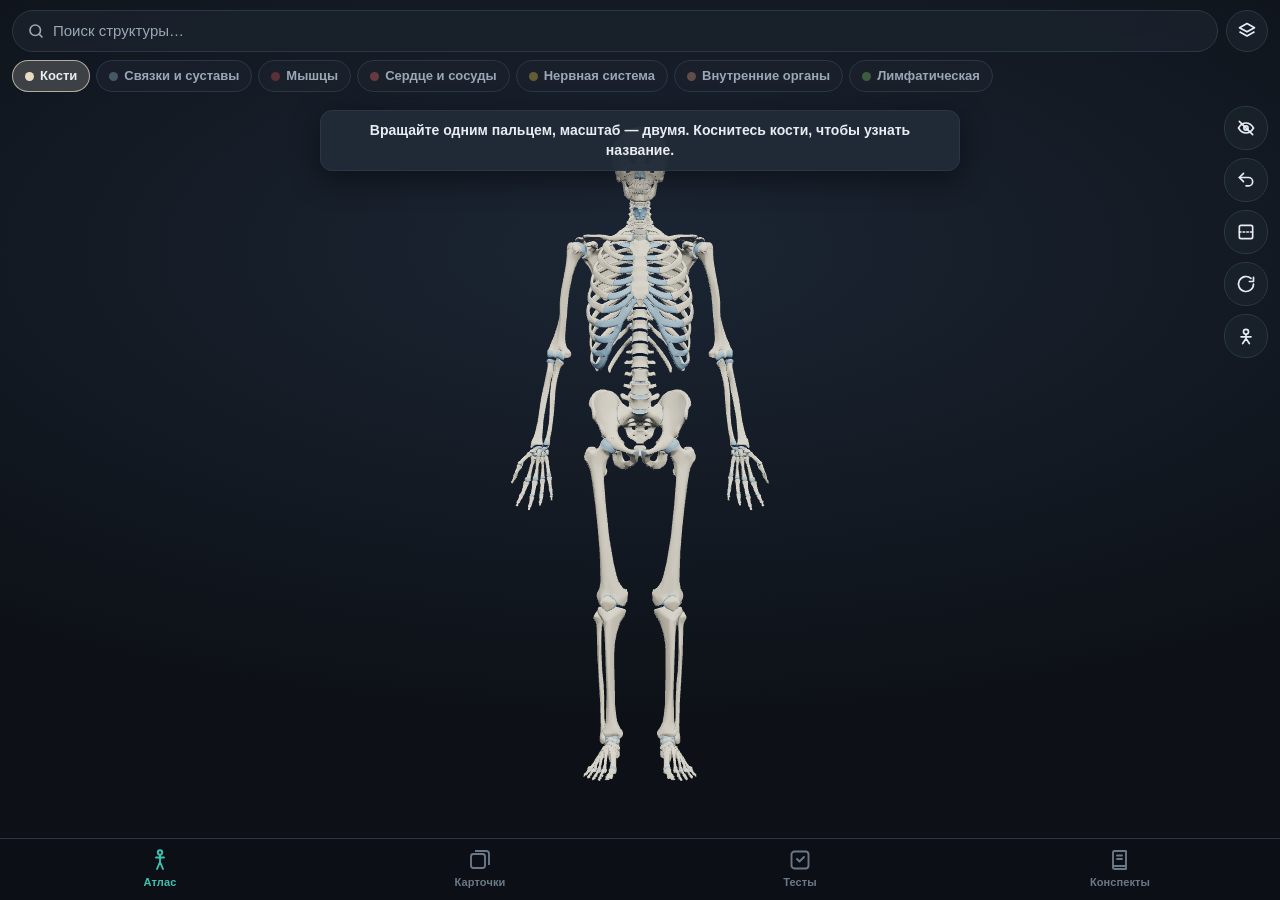
<file: anatomy/index.html>
<!DOCTYPE html>
<html lang="ru">
<head>
<meta charset="utf-8">
<meta name="viewport" content="width=device-width,initial-scale=1,maximum-scale=1,user-scalable=no,viewport-fit=cover">
<meta name="theme-color" content="#0d1117">
<meta name="apple-mobile-web-app-capable" content="yes">
<meta name="mobile-web-app-capable" content="yes">
<meta name="apple-mobile-web-app-status-bar-style" content="black-translucent">
<meta name="apple-mobile-web-app-title" content="Анатомия 3D">
<title>Анатомия 3D</title>
<link rel="manifest" href="manifest.webmanifest">
<link rel="apple-touch-icon" href="icons/icon-180.png">
<link rel="icon" type="image/png" href="icons/icon-192.png">
<link rel="stylesheet" href="style.css">
<script type="importmap">{"imports":{"three":"./vendor/three.module.js"}}</script>
</head>
<body>
<div id="app">
  <!-- ATLAS -->
  <section id="v-atlas" class="view">
    <canvas id="c3d"></canvas>
    <div class="topbar">
      <button class="search-btn" id="b-search"><svg viewBox="0 0 24 24" fill="none" stroke="currentColor" stroke-width="2.2" stroke-linecap="round"><circle cx="11" cy="11" r="7"/><path d="M20 20l-3.5-3.5"/></svg>Поиск структуры…</button>
      <button class="ibtn" id="b-layers" title="Слои"><svg viewBox="0 0 24 24" fill="none" stroke="currentColor" stroke-width="2" stroke-linejoin="round"><path d="M12 3l9 5-9 5-9-5z"/><path d="M3 13l9 5 9-5"/></svg></button>
    </div>
    <div class="syschips" id="syschips"></div>
    <div class="modebar" id="modebar"></div>
    <div class="sidetools">
      <button class="ibtn" id="b-hide" title="Скрывать касанием"><svg viewBox="0 0 24 24" fill="none" stroke="currentColor" stroke-width="2" stroke-linecap="round"><path d="M3 12s3.5-6 9-6 9 6 9 6-3.5 6-9 6-9-6-9-6z"/><circle cx="12" cy="12" r="2.5"/><path d="M4 4l16 16"/></svg></button>
      <button class="ibtn" id="b-undo" title="Вернуть скрытое"><svg viewBox="0 0 24 24" fill="none" stroke="currentColor" stroke-width="2" stroke-linecap="round" stroke-linejoin="round"><path d="M9 14L4 9l5-5"/><path d="M4 9h11a5 5 0 010 10h-3"/></svg></button>
      <button class="ibtn" id="b-section" title="Срез"><svg viewBox="0 0 24 24" fill="none" stroke="currentColor" stroke-width="2" stroke-linecap="round"><rect x="4" y="4" width="16" height="16" rx="2"/><path d="M4 12h16" stroke-dasharray="2 2.5"/></svg></button>
      <button class="ibtn" id="b-view" title="Вид"><svg viewBox="0 0 24 24" fill="none" stroke="currentColor" stroke-width="2" stroke-linecap="round" stroke-linejoin="round"><path d="M21 12a9 9 0 11-3-6.7"/><path d="M21 4v5h-5"/></svg></button>
      <button class="ibtn" id="b-reset" title="Показать всё"><svg viewBox="0 0 24 24" fill="none" stroke="currentColor" stroke-width="2" stroke-linecap="round"><circle cx="12" cy="7" r="3"/><path d="M12 10v5M8 21l4-6 4 6M6 13h12"/></svg></button>
    </div>
    <div id="labels"></div>
    <div class="loading hidden" id="loading"><div id="loading-t">Загрузка модели…</div><div class="bar"><b id="loading-b"></b></div></div>
    <div class="sheet hidden" id="sheet"></div>
    <div class="qbanner hidden" id="qbanner"></div>
  </section>
  <!-- CARDS -->
  <section id="v-cards" class="view hidden"><div class="scroll" id="cards-root"></div></section>
  <!-- TESTS -->
  <section id="v-tests" class="view hidden"><div class="scroll" id="tests-root"></div></section>
  <!-- NOTES -->
  <section id="v-notes" class="view hidden"><div class="scroll" id="notes-root"></div></section>

  <div id="overlay"></div>

  <nav id="tabs">
    <button data-v="atlas" class="on"><svg viewBox="0 0 24 24" fill="none" stroke="currentColor" stroke-width="1.9" stroke-linecap="round" stroke-linejoin="round"><circle cx="12" cy="4.5" r="2.2"/><path d="M12 7v7M8 9.5h8M9 21l3-7 3 7"/></svg>Атлас</button>
    <button data-v="cards"><svg viewBox="0 0 24 24" fill="none" stroke="currentColor" stroke-width="1.9" stroke-linejoin="round"><rect x="3" y="6" width="14" height="14" rx="2.5"/><path d="M7 3h11.5A2.5 2.5 0 0121 5.5V17"/></svg>Карточки</button>
    <button data-v="tests"><svg viewBox="0 0 24 24" fill="none" stroke="currentColor" stroke-width="1.9" stroke-linecap="round" stroke-linejoin="round"><path d="M9 11l2.5 2.5L16 9"/><rect x="3.5" y="3.5" width="17" height="17" rx="3"/></svg>Тесты</button>
    <button data-v="notes"><svg viewBox="0 0 24 24" fill="none" stroke="currentColor" stroke-width="1.9" stroke-linecap="round" stroke-linejoin="round"><path d="M5 4.5A1.5 1.5 0 016.5 3H18v15H6.5A1.5 1.5 0 005 19.5z"/><path d="M5 19.5A1.5 1.5 0 006.5 21H18v-3M9 7.5h5M9 11h5"/></svg>Конспекты</button>
  </nav>
</div>
<script src="data/notes.js"></script>
<script src="data/questions.js"></script>
<script type="module" src="app.js"></script>
</body>
</html>
</file>
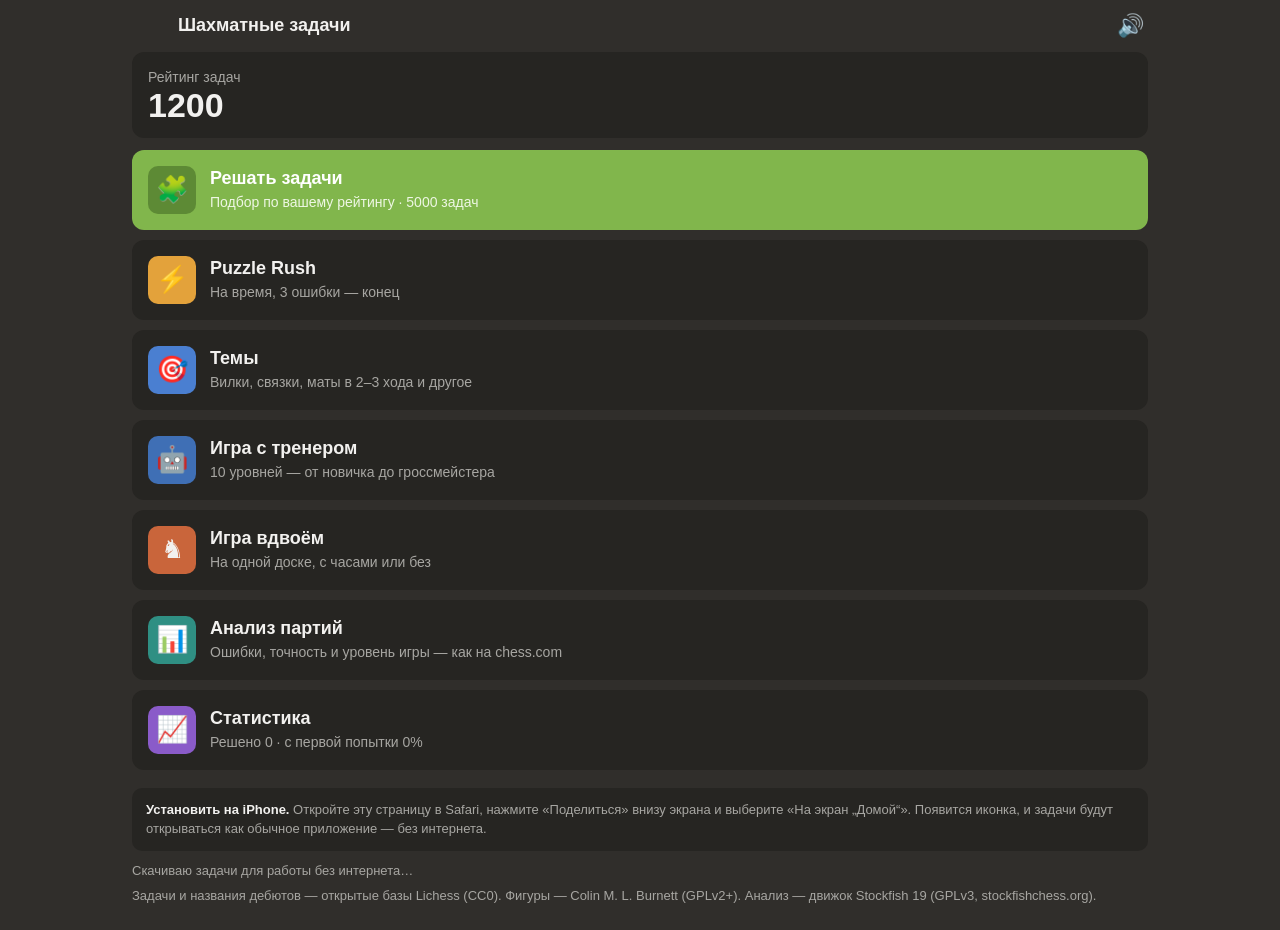
<file: chess/index.html>
<!DOCTYPE html>
<html lang="ru">
<head>
<meta charset="utf-8">
<meta name="viewport" content="width=device-width,initial-scale=1,maximum-scale=1,user-scalable=no,viewport-fit=cover">
<meta name="theme-color" content="#302e2b">
<meta name="apple-mobile-web-app-capable" content="yes">
<meta name="mobile-web-app-capable" content="yes">
<meta name="apple-mobile-web-app-status-bar-style" content="black-translucent">
<meta name="apple-mobile-web-app-title" content="Задачи">
<link rel="apple-touch-icon" href="icons/icon-180.png">
<link rel="icon" type="image/png" href="icons/icon-192.png">
<link rel="manifest" href="manifest.webmanifest">
<title>Шахматные задачи</title>
<style>
:root{--bg:#302e2b;--panel:#262522;--panel2:#3c3a37;--text:#f2f1ef;--muted:#a7a6a2;--green:#81b64c;--green2:#a3d160;--red:#e0503b;--light:#ebecd0;--dark:#739552;color-scheme:dark}
*{box-sizing:border-box;-webkit-tap-highlight-color:transparent;touch-action:manipulation}
/* без приближения от двойного касания и от фокуса в поле ввода */
html,body{touch-action:manipulation}
textarea,input{font-size:16px!important}
html,body{margin:0;background:var(--bg);color:var(--text);font:16px/1.4 -apple-system,BlinkMacSystemFont,"Segoe UI",Roboto,sans-serif;-webkit-text-size-adjust:100%}
body{padding:env(safe-area-inset-top,0) env(safe-area-inset-right,0) env(safe-area-inset-bottom,0) env(safe-area-inset-left,0);min-height:100vh;min-height:100dvh}
button{font:inherit;color:inherit;border:0;cursor:pointer;touch-action:manipulation}
[hidden]{display:none!important}
.top{display:flex;align-items:center;gap:8px;height:52px;padding:0 10px;max-width:1040px;margin:0 auto}
.top h1{flex:1;font-size:18px;margin:0;white-space:nowrap;overflow:hidden;text-overflow:ellipsis}
.icon{width:40px;height:40px;border-radius:8px;background:transparent;font-size:22px;display:flex;align-items:center;justify-content:center}
.icon:active{background:var(--panel2)}
main{max-width:1040px;margin:0 auto;padding:0 12px 24px}
.screen{animation:fade .15s ease}
@keyframes fade{from{opacity:.4}to{opacity:1}}
.muted{color:var(--muted)}
.small{font-size:14px}

/* --- меню --- */
.rating-card{background:var(--panel);border-radius:12px;padding:16px;display:flex;align-items:center;gap:14px;margin-bottom:12px}
.rating-card .big{font-size:34px;font-weight:800;line-height:1}
.rating-card svg{flex:1;height:48px;min-width:0}
.tiles{display:grid;gap:10px}
.tile{display:flex;align-items:center;gap:14px;width:100%;text-align:left;background:var(--panel);border-radius:12px;padding:16px;min-height:76px}
.tile:active{background:var(--panel2)}
.tile .ic{width:48px;height:48px;border-radius:10px;display:flex;align-items:center;justify-content:center;font-size:26px;flex:none}
.tile b{display:block;font-size:18px}
.tile span.muted{font-size:14px}
.tile.main{background:var(--green);color:#fff}
.tile.main .muted{color:#eef7e4}
.tile.main:active{background:#6e9c40}
.foot{margin-top:18px;font-size:13px;color:var(--muted);line-height:1.5}
.foot .box{background:var(--panel);border-radius:10px;padding:12px 14px;margin-bottom:10px}
.foot b{color:var(--text)}

/* --- кнопки --- */
.btn{background:var(--green);color:#fff;border-radius:10px;padding:13px 16px;font-weight:700;font-size:16px;box-shadow:0 4px 0 #5d8a35;flex:1 1 0;min-width:0}
.btn:active{transform:translateY(2px);box-shadow:0 2px 0 #5d8a35}
.btn.sec{background:var(--panel2);box-shadow:0 4px 0 #2a2926;font-weight:600}
.btn.sec:active{box-shadow:0 2px 0 #2a2926}
.btn:disabled{opacity:.4;pointer-events:none}
.row{display:flex;gap:8px}

/* --- экран задачи --- */
.play{display:flex;gap:20px;align-items:flex-start;justify-content:center}
.board-col{width:min(100%,calc(100dvh - 300px),640px);min-width:min(100%,300px);flex:none}
.side{flex:1;min-width:260px;max-width:360px;display:flex;flex-direction:column;gap:10px}
@media (max-width:760px){.play{flex-direction:column;align-items:stretch;gap:10px}.board-col{width:100%;min-width:0;max-width:calc(100dvh - 250px);margin:0 auto}.side{max-width:none;min-width:0}#play{margin:0 -12px}.side{padding:0 12px}}
.infobar{display:flex;align-items:center;gap:10px;min-height:44px;padding:0 2px}
.infobar .grow{flex:1}
.pill{background:var(--panel);border-radius:8px;padding:6px 10px;font-weight:700;font-variant-numeric:tabular-nums}
.delta{font-weight:800;font-variant-numeric:tabular-nums}
.delta.up{color:var(--green2)}.delta.down{color:var(--red)}
.status{display:flex;align-items:center;gap:12px;background:var(--panel);border-radius:12px;padding:14px;min-height:64px;font-size:17px;font-weight:600}
.status .dot{width:26px;height:26px;border-radius:6px;flex:none;border:2px solid #000}
.status .dot.w{background:#fff}.status .dot.b{background:#111;border-color:#666}
.status.ok{background:#3a5a22}.status.bad{background:#6a2a22}.status.win{background:var(--green);color:#fff}
.status .sub{display:block;font-size:14px;font-weight:400;opacity:.85}
.meta{font-size:14px;color:var(--muted);background:var(--panel);border-radius:10px;padding:10px 14px}
.meta b{color:var(--text)}
.timer{font-size:28px;font-weight:800;font-variant-numeric:tabular-nums}
.timer.low{color:var(--red)}
.strikes{font-size:22px;letter-spacing:2px;color:#555}
.strikes .x{color:var(--red)}
.score{font-size:28px;font-weight:800}

/* --- доска --- */
.board{position:relative;width:100%;aspect-ratio:1;touch-action:none;user-select:none;-webkit-user-select:none;border-radius:4px;overflow:hidden}
.sqs{position:absolute;inset:0;display:grid;grid-template-columns:repeat(8,1fr);grid-template-rows:repeat(8,1fr)}
.sq{position:relative}
.sq.l{background:var(--light)}.sq.d{background:var(--dark)}
.sq.last.l{background:#f5f682}.sq.last.d{background:#b9ca43}
.sq.sel.l{background:#f5f682}.sq.sel.d{background:#b9ca43}
.sq.hint::before{content:"";position:absolute;inset:0;background:rgba(80,160,255,.55)}
.sq.wrong::before{content:"";position:absolute;inset:0;background:rgba(224,80,59,.65)}
.sq.good::before{content:"";position:absolute;inset:0;background:rgba(129,182,76,.6)}
.sq.check::before{content:"";position:absolute;inset:0;background:radial-gradient(circle,rgba(255,0,0,.9) 0,rgba(231,0,0,.55) 35%,rgba(169,0,0,0) 70%)}
.sq.dot::after{content:"";position:absolute;left:36%;top:36%;width:28%;height:28%;border-radius:50%;background:rgba(0,0,0,.18)}
.sq.ring::after{content:"";position:absolute;inset:0;border-radius:50%;border:clamp(4px,1.1vw,7px) solid rgba(0,0,0,.18)}
.coord{position:absolute;font-size:clamp(9px,2.4vw,13px);font-weight:700;pointer-events:none}
.coord.f{right:3px;bottom:1px}.coord.r{left:3px;top:1px}
.sq.l .coord{color:var(--dark)}.sq.d .coord{color:var(--light)}
.pcs{position:absolute;inset:0;pointer-events:none}
.pc{position:absolute;width:12.5%;height:12.5%;background-size:100% 100%;will-change:transform}
.pc.anim{transition:transform .2s ease}
.pc.drag{z-index:5;transition:none;scale:1.15}
.badge{position:absolute;width:5.2%;height:5.2%;border-radius:50%;z-index:6;display:flex;align-items:center;justify-content:center;color:#fff;font-weight:900;font-size:clamp(10px,2.6vw,16px);box-shadow:0 1px 3px rgba(0,0,0,.5);pointer-events:none}
.badge.ok{background:var(--green)}.badge.bad{background:var(--red)}
.promo{position:absolute;inset:0;background:rgba(0,0,0,.55);z-index:10;display:flex;align-items:center;justify-content:center}
.promo div{background:#fff;border-radius:10px;display:flex;gap:4px;padding:6px}
.promo button{width:min(18vw,80px);height:min(18vw,80px);background-size:90% 90%;background-position:center;background-repeat:no-repeat;border-radius:8px;background-color:#eee}

/* --- списки --- */
.seg{display:flex;background:var(--panel);border-radius:10px;padding:4px;gap:4px;margin-bottom:12px;overflow-x:auto}
.seg button{flex:1 0 auto;background:transparent;border-radius:8px;padding:9px 8px;font-size:13px;white-space:nowrap;color:var(--muted)}
.seg button.on{background:var(--panel2);color:var(--text);font-weight:700}
.list{display:grid;grid-template-columns:repeat(auto-fill,minmax(230px,1fr));gap:8px}
.item{display:flex;align-items:center;gap:10px;width:100%;text-align:left;background:var(--panel);border-radius:10px;padding:12px 14px}
.item:active{background:var(--panel2)}
.item .t{flex:1;min-width:0}
.item b{display:block;font-weight:600}
.item .n{font-size:13px;color:var(--muted)}
.bar{height:6px;background:#1b1a18;border-radius:3px;overflow:hidden;margin-top:6px}
.bar i{display:block;height:100%;background:var(--green)}
h2{font-size:17px;margin:20px 0 10px}
.cards{display:grid;grid-template-columns:repeat(auto-fit,minmax(140px,1fr));gap:8px}
.card{background:var(--panel);border-radius:10px;padding:12px;text-align:center}
.card b{display:block;font-size:24px}
.card span{font-size:13px;color:var(--muted)}
.rush-modes{display:grid;gap:10px}
.results{list-style:none;padding:0;margin:0;display:grid;grid-template-columns:repeat(auto-fill,minmax(150px,1fr));gap:6px}
.results li button{width:100%;background:var(--panel);border-radius:8px;padding:10px;display:flex;justify-content:space-between;gap:6px}
.results .okc{color:var(--green2);font-weight:800}.results .badc{color:var(--red);font-weight:800}
textarea{width:100%;background:#1b1a18;color:var(--text);border:1px solid #444;border-radius:8px;padding:8px;font:12px ui-monospace,monospace}
.graph{width:100%;height:150px;background:var(--panel);border-radius:10px;display:block}

/* --- игра вдвоём --- */
#btns.wrap{flex-wrap:wrap}
#btns.wrap .btn{flex:1 1 calc(50% - 8px)}
.clk{flex:1;display:flex;justify-content:space-between;align-items:center;gap:8px;background:var(--panel);border-radius:8px;padding:8px 12px;color:var(--muted)}
.clk b{font-size:22px;font-variant-numeric:tabular-nums;color:var(--text)}
.clk.on{background:#f2f1ef;color:#302e2b}.clk.on b{color:#111}
.clk.low b{color:var(--red)}
.mat{display:flex;flex-direction:column;gap:2px;margin-bottom:8px}
.mat .cap{font-weight:400;font-size:17px;letter-spacing:-2px;color:var(--text)}
.mat .adv{color:var(--green2)}
.moves{max-height:30vh;overflow-y:auto;color:var(--text);font-size:15px;line-height:1.7}
.moves .mv{white-space:nowrap;margin-right:6px}
.moves i{font-style:normal;color:var(--muted)}
.tcs{display:grid;grid-template-columns:repeat(auto-fill,minmax(96px,1fr));gap:8px;margin-bottom:14px}
.tcs button{background:var(--panel);border-radius:10px;padding:14px 6px;font-weight:600;border:2px solid transparent}
.tcs button.on{border-color:var(--green);background:#3a4a2c}
.switch{display:flex;align-items:center;gap:10px;background:var(--panel);border-radius:10px;padding:14px;font-weight:600}
.switch input{width:22px;height:22px;accent-color:var(--green);flex:none}

/* --- анализ --- */
.board-wrap{display:flex;gap:6px;align-items:stretch}
.board-wrap .board{flex:1;min-width:0}
.evalbar{width:22px;flex:none;background:#403d39;border-radius:3px;position:relative;overflow:hidden;display:flex;flex-direction:column;justify-content:flex-end}
.evalbar i{display:block;width:100%;background:#f2f1ef;transition:height .3s ease}
.evalbar.flip{flex-direction:column-reverse}
.evalbar span{position:absolute;left:0;right:0;text-align:center;font-size:9px;font-weight:800;letter-spacing:-.5px}
.evalbar span.wt{bottom:3px;color:#302e2b}.evalbar span.bt{top:3px;color:#f2f1ef}
.evalbar.flip span.wt{bottom:auto;top:3px}.evalbar.flip span.bt{top:auto;bottom:3px}
.arrows{position:absolute;inset:0;width:100%;height:100%;pointer-events:none;z-index:4}
.nav{margin-top:8px}
.nav .btn{padding:10px 4px;font-size:18px}
@media (max-width:760px){.nav{padding:0 12px}}
.clsic{width:34px;height:34px;border-radius:50%;flex:none;display:flex;align-items:center;justify-content:center;color:#fff;font-weight:900;font-size:16px}
.clsdot{display:inline-flex;align-items:center;justify-content:center;width:20px;height:20px;border-radius:50%;color:#fff;font-weight:900;font-size:10px;margin-right:6px;vertical-align:-4px;flex:none}
.clsdot.sm{width:16px;height:16px;font-size:8px;margin-right:4px;vertical-align:-3px}
.badge.cls{width:6.6%;height:6.6%;font-size:clamp(10px,2.8vw,16px);border:1.5px solid rgba(255,255,255,.85)}
.sumt{width:100%;border-collapse:collapse;color:var(--text);font-size:14px;margin-bottom:10px}
.sumt th{font-size:13px;color:var(--muted);font-weight:600;text-align:center;padding:4px;max-width:90px;overflow:hidden;text-overflow:ellipsis}
.sumt td{padding:4px}
.sumt td+td{text-align:center;font-weight:700;width:30%}
.sumt tr.big td{font-size:17px;font-weight:800}
.sumt tr.big td:first-child{font-size:14px;font-weight:600}
.evgraph{width:100%;height:90px;display:block;border-radius:8px;margin:6px 0 10px;cursor:pointer}
.mvlist{max-height:34vh;overflow-y:auto}
.mvrow{display:grid;grid-template-columns:30px 1fr 1fr;align-items:center;gap:2px}
.mvrow i{font-style:normal;color:var(--muted);font-size:13px}
.mvb{background:transparent;text-align:left;padding:5px 6px;border-radius:6px;color:var(--text);font-size:15px;display:flex;align-items:center}
.mvb.on{background:var(--panel2)}
.levels{display:grid;grid-template-columns:repeat(auto-fill,minmax(150px,1fr));gap:8px}
.levels button{background:var(--panel);border-radius:10px;padding:10px;display:grid;grid-template-columns:34px 1fr;grid-template-rows:auto auto;column-gap:8px;text-align:left;border:2px solid transparent;align-items:center}
.levels button.on{border-color:var(--green);background:#3a4a2c}
.levels .li{grid-row:span 2;font-size:26px;text-align:center}
.levels b{font-size:14px;line-height:1.2}
.levels span:last-child{font-size:12px;color:var(--muted)}
.status .sub .clsdot{width:18px;height:18px;font-size:9px;vertical-align:-4px}

.status .sub .why{display:block;margin-top:4px;font-weight:400;line-height:1.35}
.status .sub b{font-weight:600}

.wK{background-image:url([data-uri])}
.wQ{background-image:url([data-uri])}
.wR{background-image:url([data-uri])}
.wB{background-image:url([data-uri])}
.wN{background-image:url([data-uri])}
.wP{background-image:url([data-uri])}
.bK{background-image:url([data-uri])}
.bQ{background-image:url([data-uri])}
.bR{background-image:url([data-uri])}
.bB{background-image:url([data-uri])}
.bN{background-image:url([data-uri])}
.bP{background-image:url([data-uri])}
</style>
</head>
<body>
<header class="top">
  <button class="icon" id="back" aria-label="Назад" style="visibility:hidden">‹</button>
  <h1 id="title">Шахматные задачи</h1>
  <button class="icon" id="mute" aria-label="Звук">🔊</button>
</header>
<main>
  <section id="home" class="screen"><p class="muted">Загружаю задачи…</p></section>
  <section id="themes" class="screen" hidden></section>
  <section id="rushMenu" class="screen" hidden></section>
  <section id="rushEnd" class="screen" hidden></section>
  <section id="stats" class="screen" hidden></section>
  <section id="gameMenu" class="screen" hidden></section>
  <section id="anaWait" class="screen" hidden></section>
  <section id="anaMenu" class="screen" hidden></section>
  <section id="botMenu" class="screen" hidden></section>
  <section id="play" class="screen" hidden>
    <div class="play">
      <div class="board-col">
        <div class="board-wrap">
        <div class="evalbar" id="evalbar" hidden><i id="evalfill"></i><span id="evaltxt"></span></div>
        <div class="board" id="board">
          <div class="sqs" id="sqs"></div>
          <div class="pcs" id="pcs"></div>
          <svg class="arrows" id="arrows" viewBox="0 0 800 800"></svg>
          <div class="promo" id="promo" hidden></div>
        </div>
        </div>
        <div class="row nav" id="nav" hidden></div>
      </div>
      <div class="side">
        <div class="infobar" id="infobar"></div>
        <div class="status" id="status" role="status"></div>
        <div class="row" id="btns"></div>
        <div class="meta" id="meta" hidden></div>
      </div>
    </div>
  </section>
</main>
<script>
/* ===== Шахматные правила: все ходы, включая рокировку, взятие на проходе и превращение ===== */
const Chess = (() => {
  const N_OFF = [[-2,-1],[-2,1],[-1,-2],[-1,2],[1,-2],[1,2],[2,-1],[2,1]];
  const K_OFF = [[-1,-1],[-1,0],[-1,1],[0,-1],[0,1],[1,-1],[1,0],[1,1]];
  const DIAG = [[-1,-1],[-1,1],[1,-1],[1,1]];
  const ORTH = [[-1,0],[1,0],[0,-1],[0,1]];
  const inB = (r, c) => r >= 0 && r < 8 && c >= 0 && c < 8;
  const colorOf = p => !p ? null : (p === p.toUpperCase() ? 'w' : 'b');
  const sqName = s => String.fromCharCode(97 + (s & 7)) + (8 - (s >> 3));
  const sqIndex = n => (8 - +n[1]) * 8 + (n.charCodeAt(0) - 97);
  const other = c => c === 'w' ? 'b' : 'w';

  function parseFEN(fen) {
    const [pos, turn, castle = '-', ep = '-'] = fen.trim().split(/\s+/);
    const b = new Array(64).fill('');
    let r = 0, c = 0;
    for (const ch of pos) {
      if (ch === '/') { r++; c = 0; }
      else if (/\d/.test(ch)) c += +ch;
      else { b[r * 8 + c] = ch; c++; }
    }
    return { b, turn, castle: castle === '-' ? '' : castle, ep: ep === '-' ? -1 : sqIndex(ep) };
  }

  function attacked(b, sq, by) {
    const r = sq >> 3, c = sq & 7, w = by === 'w';
    const P = w ? 'P' : 'p', N = w ? 'N' : 'n', K = w ? 'K' : 'k', B = w ? 'B' : 'b', R = w ? 'R' : 'r', Q = w ? 'Q' : 'q';
    const pr = w ? r + 1 : r - 1;
    for (const dc of [-1, 1]) if (inB(pr, c + dc) && b[pr * 8 + c + dc] === P) return true;
    for (const [dr, dc] of N_OFF) { const nr = r + dr, nc = c + dc; if (inB(nr, nc) && b[nr * 8 + nc] === N) return true; }
    for (const [dr, dc] of K_OFF) { const nr = r + dr, nc = c + dc; if (inB(nr, nc) && b[nr * 8 + nc] === K) return true; }
    for (const [dirs, a] of [[DIAG, B], [ORTH, R]]) {
      for (const [dr, dc] of dirs) {
        let nr = r + dr, nc = c + dc;
        while (inB(nr, nc)) {
          const t = b[nr * 8 + nc];
          if (t) { if (t === a || t === Q) return true; break; }
          nr += dr; nc += dc;
        }
      }
    }
    return false;
  }

  const kingSq = (b, color) => b.indexOf(color === 'w' ? 'K' : 'k');
  const inCheck = (st, color = st.turn) => attacked(st.b, kingSq(st.b, color), other(color));

  function pseudo(st, s) {
    const b = st.b, p = b[s], col = colorOf(p), t = p.toLowerCase(), r = s >> 3, c = s & 7, out = [];
    const add = (to, extra) => out.push(Object.assign({ from: s, to, promo: null }, extra));
    if (t === 'p') {
      const dir = col === 'w' ? -1 : 1, start = col === 'w' ? 6 : 1, nr = r + dir;
      if (!inB(nr, 0)) return out;
      const last = nr === 0 || nr === 7;
      const push = (to, extra) => {
        if (last) for (const pr of ['q', 'r', 'b', 'n']) add(to, Object.assign({ promo: pr }, extra));
        else add(to, extra);
      };
      if (!b[nr * 8 + c]) {
        push(nr * 8 + c);
        if (r === start && !b[(r + 2 * dir) * 8 + c]) add((r + 2 * dir) * 8 + c);
      }
      for (const dc of [-1, 1]) {
        const cc = c + dc;
        if (cc < 0 || cc > 7) continue;
        const to = nr * 8 + cc, tg = b[to];
        if (tg && colorOf(tg) !== col) push(to, { capture: true });
        else if (to === st.ep) add(to, { ep: true, capture: true });
      }
    } else if (t === 'n' || t === 'k') {
      for (const [dr, dc] of (t === 'n' ? N_OFF : K_OFF)) {
        const nr = r + dr, nc = c + dc;
        if (!inB(nr, nc)) continue;
        const tg = b[nr * 8 + nc];
        if (!tg) add(nr * 8 + nc);
        else if (colorOf(tg) !== col) add(nr * 8 + nc, { capture: true });
      }
      if (t === 'k') {
        const home = col === 'w' ? 60 : 4, opp = other(col);
        if (s === home && !attacked(b, s, opp)) {
          const [ks, qs] = col === 'w' ? ['K', 'Q'] : ['k', 'q'];
          const R = col === 'w' ? 'R' : 'r';
          if (st.castle.includes(ks) && b[home + 3] === R && !b[home + 1] && !b[home + 2] &&
              !attacked(b, home + 1, opp) && !attacked(b, home + 2, opp)) add(home + 2, { castle: 'k' });
          if (st.castle.includes(qs) && b[home - 4] === R && !b[home - 1] && !b[home - 2] && !b[home - 3] &&
              !attacked(b, home - 1, opp) && !attacked(b, home - 2, opp)) add(home - 2, { castle: 'q' });
        }
      }
    } else {
      const dirs = t === 'b' ? DIAG : t === 'r' ? ORTH : DIAG.concat(ORTH);
      for (const [dr, dc] of dirs) {
        let nr = r + dr, nc = c + dc;
        while (inB(nr, nc)) {
          const tg = b[nr * 8 + nc];
          if (!tg) add(nr * 8 + nc);
          else { if (colorOf(tg) !== col) add(nr * 8 + nc, { capture: true }); break; }
          nr += dr; nc += dc;
        }
      }
    }
    return out;
  }

  function make(st, m) {
    const b = st.b.slice();
    let p = b[m.from];
    const col = colorOf(p), t = p.toLowerCase();
    if (m.promo) p = col === 'w' ? m.promo.toUpperCase() : m.promo;
    b[m.to] = p;
    b[m.from] = '';
    if (m.ep) b[m.to + (col === 'w' ? 8 : -8)] = '';
    if (m.castle === 'k') { b[m.to - 1] = b[m.to + 1]; b[m.to + 1] = ''; }
    if (m.castle === 'q') { b[m.to + 1] = b[m.to - 2]; b[m.to - 2] = ''; }
    let castle = st.castle;
    const strip = chars => { for (const ch of chars) castle = castle.replace(ch, ''); };
    if (t === 'k') strip(col === 'w' ? 'KQ' : 'kq');
    for (const sq of [m.from, m.to]) {
      if (sq === 63) strip('K'); if (sq === 56) strip('Q');
      if (sq === 7) strip('k'); if (sq === 0) strip('q');
    }
    const ep = t === 'p' && Math.abs(m.to - m.from) === 16 ? (m.to + m.from) / 2 : -1;
    return { b, turn: other(st.turn), castle, ep };
  }

  function legal(st) {
    const res = [];
    for (let s = 0; s < 64; s++) {
      const p = st.b[s];
      if (!p || colorOf(p) !== st.turn) continue;
      for (const m of pseudo(st, s)) {
        const nb = make(st, m);
        const k = kingSq(nb.b, st.turn);
        if (k < 0 || !attacked(nb.b, k, other(st.turn))) res.push(m);
      }
    }
    return res;
  }

  const uci = m => sqName(m.from) + sqName(m.to) + (m.promo || '');
  const findUci = (st, u) => legal(st).find(m => uci(m) === u) || null;
  const isMate = st => inCheck(st) && legal(st).length === 0;

  const FIG = { K:'♔', Q:'♕', R:'♖', B:'♗', N:'♘' };
  // Запись хода: fig=true — фигурки (♘f3), иначе буквы (Nf3)
  function san(st, m, fig = true) {
    const L = x => fig ? FIG[x] : x;
    let s;
    if (m.castle) s = m.castle === 'k' ? 'O-O' : 'O-O-O';
    else {
      const p = st.b[m.from].toUpperCase(), to = sqName(m.to);
      if (p === 'P') s = (m.capture ? sqName(m.from)[0] + 'x' : '') + to + (m.promo ? '=' + L(m.promo.toUpperCase()) : '');
      else {
        const rivals = legal(st).filter(x => x.to === m.to && x.from !== m.from && st.b[x.from] === st.b[m.from]);
        let dis = '';
        if (rivals.length) {
          const f = sqName(m.from);
          const sameFile = rivals.some(x => sqName(x.from)[0] === f[0]), sameRank = rivals.some(x => sqName(x.from)[1] === f[1]);
          dis = !sameFile ? f[0] : !sameRank ? f[1] : f;
        }
        s = L(p) + dis + (m.capture ? 'x' : '') + to;
      }
    }
    const after = make(st, m);
    if (inCheck(after)) s += legal(after).length ? '+' : '#';
    return s;
  }
  // Разбор хода из PGN: Nf3, exd5, O-O, e8=Q, Кf3 и т. п.
  const RU = { 'Кр':'K', 'Ф':'Q', 'Л':'R', 'С':'B', 'К':'N' };
  function parseSan(st, tok) {
    let t = tok.replace(/[+#!?]+$/g, '').replace(/^(\d+)\.+/, '').replace(/0/g, 'O').replace(/х/g, 'x');
    for (const [r, e] of Object.entries(RU)) if (t.startsWith(r)) { t = e + t.slice(r.length); break; }
    t = t.replace(/[♔♚]/g, 'K').replace(/[♕♛]/g, 'Q').replace(/[♖♜]/g, 'R').replace(/[♗♝]/g, 'B').replace(/[♘♞]/g, 'N');
    if (!t) return null;
    const norm = x => x.replace(/[+#]$/, '').replace(/=/, '');
    const tn = norm(t);
    const ms = legal(st);
    let hit = ms.filter(m => norm(san(st, m, false)) === tn);
    if (hit.length === 1) return hit[0];
    // допускаем лишние уточнения (Ngf3, e7e8Q) и запись без «x»
    hit = ms.filter(m => { const u = uci(m); return u === t.toLowerCase() || norm(san(st, m, false)).replace('x', '') === tn.replace('x', ''); });
    return hit.length === 1 ? hit[0] : null;
  }
  function toFEN(st, hm = 0, fm = 1) {
    let rows = [];
    for (let r = 0; r < 8; r++) {
      let row = '', e = 0;
      for (let c = 0; c < 8; c++) { const p = st.b[r * 8 + c]; if (!p) e++; else { if (e) row += e; e = 0; row += p; } }
      if (e) row += e; rows.push(row);
    }
    return `${rows.join('/')} ${st.turn} ${st.castle || '-'} ${st.ep >= 0 ? sqName(st.ep) : '-'} ${hm} ${fm}`;
  }

  return { parseFEN, legal, make, inCheck, isMate, uci, findUci, colorOf, sqName, sqIndex, kingSq, san, parseSan, toFEN, attacked };
})();
if (typeof module !== 'undefined') module.exports = Chess;

/* ===== Шахматные задачи: приложение ===== */
const $ = s => document.querySelector(s);
const C = Chess;

const THEMES = [
  ['mateIn1','Мат в 1 ход'],['mateIn2','Мат в 2 хода'],['mateIn3','Мат в 3 хода'],['mateIn4','Мат в 4 хода'],
  ['fork','Вилка'],['pin','Связка'],['skewer','Линейный удар'],['discoveredAttack','Вскрытое нападение'],
  ['discoveredCheck','Вскрытый шах'],['doubleCheck','Двойной шах'],['backRankMate','Мат по последней горизонтали'],
  ['smotheredMate','Спёртый мат'],['sacrifice','Жертва'],['attraction','Завлечение'],['deflection','Отвлечение'],
  ['hangingPiece','Незащищённая фигура'],['trappedPiece','Ловля фигуры'],['capturingDefender','Уничтожение защиты'],
  ['clearance','Освобождение линии'],['interference','Перекрытие'],['intermezzo','Промежуточный ход'],
  ['xRayAttack','Рентген'],['quietMove','Тихий ход'],['defensiveMove','Защита'],['zugzwang','Цугцванг'],
  ['advancedPawn','Продвинутая пешка'],['promotion','Превращение пешки'],['kingsideAttack','Атака на короля'],
  ['queensideAttack','Атака на ферзевом фланге'],['exposedKing','Открытый король'],['attackingF2F7','Атака на f2/f7'],
  ['opening','Дебют'],['middlegame','Миттельшпиль'],['endgame','Эндшпиль'],['rookEndgame','Ладейный эндшпиль'],
  ['pawnEndgame','Пешечный эндшпиль'],['queenEndgame','Ферзевый эндшпиль'],['bishopEndgame','Слоновый эндшпиль'],
  ['knightEndgame','Коневой эндшпиль']
];
const EXTRA_NAMES = { mate:'Мат', mateIn5:'Мат в 5 ходов', operaMate:'Мат Оперы', pillsburysMate:'Мат Пильсбери',
  epauletteMate:'Эполетный мат', anastasiaMate:'Мат Анастасии', arabianMate:'Арабский мат', hookMate:'Мат «крюк»',
  bodenMate:'Мат Бодена', morphysMate:'Мат Морфи', cornerMate:'Мат в углу', killBoxMate:'Мат «коробка»',
  swallowstailMate:'Мат «ласточкин хвост»', dovetailMate:'Мат «голубиный хвост»', doubleBishopMate:'Мат двумя слонами',
  triangleMate:'Мат «треугольник»', vukovicMate:'Мат Вуковича', blindSwineMate:'Мат «слепые свиньи»',
  balestraMate:'Мат Балестры', enPassant:'Взятие на проходе', queenRookEndgame:'Ферзь и ладья в эндшпиле' };
const TNAME = Object.assign({}, EXTRA_NAMES, Object.fromEntries(THEMES));
const RUSH_MODES = [
  { id:'r3', name:'3 минуты', sub:'Решите как можно больше за 3 минуты', time:180 },
  { id:'r5', name:'5 минут', sub:'Решите как можно больше за 5 минут', time:300 },
  { id:'surv', name:'Выживание', sub:'Без таймера, до трёх ошибок', time:0 }
];

/* ---------- хранилище ---------- */
const KEY = 'chess-puzzles-v1';
const fresh = () => ({ rating:1200, best:1200, hist:[1200], rated:0, ratedWon:0, attempts:0, firstTry:0,
  seen:{}, theme:{}, rush:{}, muted:false, diff:'mine', gameTc:'none', autoFlip:true, gameFlip:false, botLvl:3, botColor:'w', coachCls:true, liveCls:true });
let S = fresh();
try { const raw = localStorage.getItem(KEY); if (raw) S = Object.assign(fresh(), JSON.parse(raw)); } catch (e) {}
const save = () => { try { localStorage.setItem(KEY, JSON.stringify(S)); } catch (e) {} };

/* ---------- звук ---------- */
let AC = null;
function audio() { if (!AC) { try { AC = new (window.AudioContext || window.webkitAudioContext)(); } catch (e) {} } if (AC && AC.state === 'suspended') AC.resume(); return AC; }
function tone(f, d, type = 'sine', v = .15, at = 0) {
  if (S.muted) return; const a = audio(); if (!a) return;
  const o = a.createOscillator(), g = a.createGain(), t = a.currentTime + at;
  o.type = type; o.frequency.value = f; g.gain.setValueAtTime(v, t); g.gain.exponentialRampToValueAtTime(.001, t + d);
  o.connect(g).connect(a.destination); o.start(t); o.stop(t + d + .02);
}
/* Деревянный стук фигуры: короткий щелчок шума через полосовой фильтр + глухой удар. */
let NOISE = null;
function knock(at = 0, v = 1, freq = 1700) {
  if (S.muted) return; const a = audio(); if (!a) return;
  if (!NOISE) {
    NOISE = a.createBuffer(1, Math.floor(a.sampleRate * .08), a.sampleRate);
    const d = NOISE.getChannelData(0);
    for (let i = 0; i < d.length; i++) d[i] = (Math.random() * 2 - 1) * Math.pow(1 - i / d.length, 3);
  }
  const t = a.currentTime + at;
  const n = a.createBufferSource(), f = a.createBiquadFilter(), g = a.createGain();
  n.buffer = NOISE; f.type = 'bandpass'; f.frequency.value = freq; f.Q.value = 1.4;
  g.gain.setValueAtTime(.9 * v, t); g.gain.exponentialRampToValueAtTime(.001, t + .06);
  n.connect(f).connect(g).connect(a.destination); n.start(t); n.stop(t + .08);
  const o = a.createOscillator(), og = a.createGain();
  o.type = 'sine'; o.frequency.setValueAtTime(190, t); o.frequency.exponentialRampToValueAtTime(90, t + .07);
  og.gain.setValueAtTime(.5 * v, t); og.gain.exponentialRampToValueAtTime(.001, t + .08);
  o.connect(og).connect(a.destination); o.start(t); o.stop(t + .1);
}
const SND = {
  move: () => knock(0, 1, 1700),
  capture: () => { knock(0, .8, 2300); knock(.045, 1.1, 1300); },
  wrong: () => { tone(220, .14, 'sawtooth', .07); tone(150, .2, 'sawtooth', .07, .12); },
  win: () => { tone(660, .1, 'sine', .18); tone(880, .1, 'sine', .18, .1); tone(1175, .18, 'sine', .16, .2); },
  end: () => { tone(523, .15, 'sine', .18); tone(392, .15, 'sine', .18, .15); tone(262, .3, 'sine', .18, .3); }
};

/* ---------- задачи ---------- */
let PZ = [];   // {id, fen, moves[], rating, themes[]}
let BYID = {};
async function loadPuzzles() {
  const r = await fetch('puzzles.json');
  const raw = await r.json();
  PZ = raw.map(a => ({ id:a[0], fen:a[1], moves:a[2].split(' '), rating:a[3], themes:a[4] ? a[4].split(' ') : [] }));
  BYID = Object.fromEntries(PZ.map(p => [p.id, p]));
}
function pickNear(target, pool, avoid) {
  for (let w = 60; w <= 3000; w *= 2) {
    const c = pool.filter(p => Math.abs(p.rating - target) <= w && !avoid(p));
    if (c.length) return c[Math.floor(Math.random() * c.length)];
  }
  return pool[Math.floor(Math.random() * pool.length)];
}

/* ---------- экраны ---------- */
let screen = 'home', backTo = null;
const SCREENS = ['home', 'themes', 'rushMenu', 'play', 'rushEnd', 'stats', 'gameMenu', 'anaWait', 'anaMenu', 'botMenu'];
function show(name, title, back) {
  screen = name; backTo = back || null;
  for (const s of SCREENS) $('#' + s).hidden = s !== name;
  $('#title').textContent = title;
  $('#back').style.visibility = back ? 'visible' : 'hidden';
  window.scrollTo(0, 0);
}
$('#back').onclick = () => { if (backTo) backTo(); };
function setMute() { $('#mute').textContent = S.muted ? '🔇' : '🔊'; $('#mute').title = S.muted ? 'Включить звук' : 'Выключить звук'; }
$('#mute').onclick = () => { S.muted = !S.muted; save(); setMute(); };

function spark(hist, w = 200, h = 48) {
  const d = hist.slice(-60); if (d.length < 2) return '';
  const mn = Math.min(...d) - 10, mx = Math.max(...d) + 10;
  const pts = d.map((v, i) => `${(i / (d.length - 1) * w).toFixed(1)},${(h - (v - mn) / (mx - mn) * h).toFixed(1)}`).join(' ');
  return `<svg viewBox="0 0 ${w} ${h}" preserveAspectRatio="none"><polyline points="${pts}" fill="none" stroke="#81b64c" stroke-width="2.5" vector-effect="non-scaling-stroke"/></svg>`;
}

function goHome() {
  stopRush();
  const bestRush = Math.max(0, ...Object.values(S.rush));
  $('#home').innerHTML = `
  <div class="rating-card"><div><div class="muted small">Рейтинг задач</div><div class="big">${S.rating}</div></div>${spark(S.hist)}</div>
  <div class="tiles">
    <button class="tile main" id="tRated"><span class="ic" style="background:#5d8a35">🧩</span><span><b>Решать задачи</b><span class="muted">Подбор по вашему рейтингу · ${PZ.length} задач</span></span></button>
    <button class="tile" id="tRush"><span class="ic" style="background:#e3a23b">⚡</span><span><b>Puzzle Rush</b><span class="muted">На время, 3 ошибки — конец${bestRush ? ' · рекорд ' + bestRush : ''}</span></span></button>
    <button class="tile" id="tThemes"><span class="ic" style="background:#4a7fd1">🎯</span><span><b>Темы</b><span class="muted">Вилки, связки, маты в 2–3 хода и другое</span></span></button>
    <button class="tile" id="tBot"><span class="ic" style="background:#3f6fb5">🤖</span><span><b>Игра с тренером</b><span class="muted">10 уровней — от новичка до гроссмейстера${(() => { const b = loadGame(BKEY); return b && b.moves.length && !b.result ? ' · есть незаконченная партия' : ''; })()}</span></span></button>
    <button class="tile" id="tGame"><span class="ic" style="background:#c9653b">♞︎</span><span><b>Игра вдвоём</b><span class="muted">На одной доске, с часами или без${loadGame() && loadGame().moves.length && !loadGame().result ? ' · есть незаконченная партия' : ''}</span></span></button>
    <button class="tile" id="tAna"><span class="ic" style="background:#2f8f83">📊</span><span><b>Анализ партий</b><span class="muted">Ошибки, точность и уровень игры — как на chess.com</span></span></button>
    <button class="tile" id="tStats"><span class="ic" style="background:#8a5bc9">📈</span><span><b>Статистика</b><span class="muted">Решено ${S.attempts} · с первой попытки ${S.attempts ? Math.round(S.firstTry / S.attempts * 100) : 0}%</span></span></button>
  </div>
  <div class="foot">${appFoot()}</div>`;
  $('#tRated').onclick = () => startRated();
  $('#tRush').onclick = () => goRushMenu();
  $('#tThemes').onclick = () => goThemes();
  $('#tStats').onclick = () => goStats();
  $('#tGame').onclick = () => goGameMenu();
  $('#tAna').onclick = () => goAnaMenu();
  $('#tBot').onclick = () => goBotMenu();
  show('home', 'Шахматные задачи', null);
}

/* ---------- темы ---------- */
const DIFFS = [['mine','Мой уровень'],['easy','Лёгкие'],['mid','Средние'],['hard','Сложные'],['any','Любые']];
function diffOk(p) {
  switch (S.diff) {
    case 'easy': return p.rating < 1200;
    case 'mid': return p.rating >= 1200 && p.rating < 1800;
    case 'hard': return p.rating >= 1800;
    default: return true;
  }
}
function goThemes() {
  const counts = {};
  for (const p of PZ) if (diffOk(p)) for (const t of p.themes) counts[t] = (counts[t] || 0) + 1;
  const items = THEMES.filter(([id]) => (counts[id] || 0) >= 5).map(([id, name]) => {
    const st = S.theme[id], pct = st && st[0] ? Math.round(st[1] / st[0] * 100) : null;
    return `<button class="item" data-t="${id}"><span class="t"><b>${name}</b><span class="n">${counts[id]} задач${st ? ' · решено ' + st[0] + ' · ' + pct + '% с первой' : ''}</span>${st ? `<div class="bar"><i style="width:${pct}%"></i></div>` : ''}</span><span class="muted">›</span></button>`;
  }).join('');
  $('#themes').innerHTML = `<div class="seg">${DIFFS.map(([id, n]) => `<button data-d="${id}" class="${S.diff === id ? 'on' : ''}">${n}</button>`).join('')}</div>
    <div class="list">${items}</div>`;
  $('#themes').querySelectorAll('[data-d]').forEach(b => b.onclick = () => { S.diff = b.dataset.d; save(); goThemes(); });
  $('#themes').querySelectorAll('[data-t]').forEach(b => b.onclick = () => startTheme(b.dataset.t));
  show('themes', 'Темы', goHome);
}

/* ---------- состояние задачи ---------- */
let G = null;            // текущая задача
let MODE = null;         // {kind:'rated'|'theme'|'rush'|'review', theme, ...}
const boardEl = $('#board'), sqsEl = $('#sqs'), pcsEl = $('#pcs');
let flip = false, sqEls = [];

(function buildSquares() {
  for (let i = 0; i < 64; i++) { const d = document.createElement('div'); sqsEl.appendChild(d); sqEls.push(d); }
})();

function viewIdx(s) { return flip ? 63 - s : s; }
function paintSquares() {
  for (let vi = 0; vi < 64; vi++) {
    const s = flip ? 63 - vi : vi, r = s >> 3, c = s & 7, el = sqEls[vi];
    let cls = 'sq ' + ((r + c) % 2 ? 'd' : 'l');
    const h = G.hl;
    if (G.last && G.last.includes(s)) cls += ' last';
    if (G.sel === s) cls += ' sel';
    if (h.hint.includes(s)) cls += ' hint';
    if (h.wrong === s) cls += ' wrong';
    if (h.good === s) cls += ' good';
    if (h.check === s) cls += ' check';
    if (G.targets.includes(s)) cls += G.st.b[s] || (G.epT === s) ? ' ring' : ' dot';
    el.className = cls;
    el.innerHTML = '';
    const vr = vi >> 3, vc = vi & 7;
    if (vc === 0) el.insertAdjacentHTML('beforeend', `<span class="coord r">${8 - r}</span>`);
    if (vr === 7) el.insertAdjacentHTML('beforeend', `<span class="coord f">${String.fromCharCode(97 + c)}</span>`);
  }
}
function placeEl(el, s) { const vi = viewIdx(s); el.style.left = (vi & 7) * 12.5 + '%'; el.style.top = (vi >> 3) * 12.5 + '%'; }
function drawPieces(anims) {
  pcsEl.innerHTML = '';
  const moving = [];
  for (let s = 0; s < 64; s++) {
    const p = G.st.b[s]; if (!p) continue;
    const el = document.createElement('div');
    el.className = 'pc ' + (C.colorOf(p) === 'w' ? 'w' : 'b') + p.toUpperCase();
    el.dataset.s = s;
    placeEl(el, s);
    const a = anims && anims.find(x => x[1] === s);
    if (a) {
      const f = viewIdx(a[0]), t = viewIdx(s);
      el.style.transform = `translate(${((f & 7) - (t & 7)) * 100}%,${((f >> 3) - (t >> 3)) * 100}%)`;
      moving.push(el);
    }
    pcsEl.appendChild(el);
  }
  if (moving.length) requestAnimationFrame(() => requestAnimationFrame(() => moving.forEach(el => { el.classList.add('anim'); el.style.transform = ''; })));
  drawBadge();
}
function drawBadge() {
  pcsEl.querySelectorAll('.badge').forEach(b => b.remove());
  if (!G.badge) return;
  const [s, kind, txt] = G.badge, vi = viewIdx(s), b = document.createElement('div');
  b.className = 'badge ' + kind; b.textContent = txt || (kind === 'ok' ? '✓' : '✗');
  if (G.badgeColor) b.style.background = G.badgeColor;
  const bw = kind === 'cls' ? 6.6 : 5.2;
  b.style.left = Math.min(100 - bw, (vi & 7) * 12.5 + 12.5 - bw * .75) + '%'; b.style.top = Math.max(0.3, (vi >> 3) * 12.5 - bw * .3) + '%';
  pcsEl.appendChild(b);
}
function render(anims) {
  G.hl.check = C.inCheck(G.st) ? C.kingSq(G.st.b, G.st.turn) : -1;
  paintSquares();
  drawPieces(anims);
  drawArrows();
  $('#evalbar').hidden = !G.evalbar;
  $('#nav').hidden = !G.review;
  if (G.evalbar) drawEvalbar();
}
function animsFor(m) {
  const a = [[m.from, m.to]];
  if (m.castle === 'k') a.push([m.to + 1, m.to - 1]);
  if (m.castle === 'q') a.push([m.to - 2, m.to + 1]);
  return a;
}
function playSound(m, st) {
  if (m.capture) SND.capture(); else SND.move();
}

/* ---------- статус и кнопки ---------- */
const colorRu = c => c === 'w' ? 'белых' : 'чёрных';
function setStatus(kind, text, sub) {
  const el = $('#status');
  el.className = 'status' + (kind ? ' ' + kind : '');
  const dot = !kind || kind === 'ok' || kind === 'bad' ? `<span class="dot ${G ? G.user : 'w'}"></span>` : '';
  el.innerHTML = `${dot}<span>${text}${sub ? `<span class="sub">${sub}</span>` : ''}</span>`;
}
function setButtons(list) {
  const el = $('#btns'); el.innerHTML = '';
  for (const [label, fn, cls] of list) {
    const b = document.createElement('button'); b.className = 'btn' + (cls ? ' ' + cls : ''); b.textContent = label; b.onclick = fn; el.appendChild(b);
  }
}
function setInfo(html) { $('#infobar').innerHTML = html; }
function setMeta(html) { const el = $('#meta'); el.hidden = !html; el.innerHTML = html || ''; }

/* ---------- запуск задачи ---------- */
function startPuzzle(p, mode) {
  MODE = mode;
  const st = C.parseFEN(p.fen);
  G = { p, st, idx:0, user: st.turn === 'w' ? 'b' : 'w', mistakes:0, hinted:0, gaveUp:false, done:false, busy:true,
        sel:null, targets:[], epT:-1, last:null, hl:{ hint:[], wrong:-1, good:-1, check:-1 }, badge:null, rated:false, t0:Date.now() };
  flip = G.user === 'b';
  hidePromo();
  render();
  setStatus('', `Вы играете за ${colorRu(G.user)}`, 'Сначала ходит соперник…');
  updateUi();
  setTimeout(() => { if (G && G.p === p) opponentMove(); }, 550);
}
function opponentMove() {
  const m = C.findUci(G.st, G.p.moves[G.idx]);
  G.st = C.make(G.st, m); G.idx++; G.last = [m.from, m.to]; G.busy = false; G.hl.hint = [];
  playSound(m); render(animsFor(m));
  if (!G.done) setStatus('', `Ваш ход: играйте за ${colorRu(G.user)}`, G.idx > 1 ? 'Верно! Продолжайте.' : 'Найдите лучший ход.');
  updateUi();
}
function canMove() { return G && !G.done && !G.busy && G.st.turn === G.user; }

function select(s) {
  G.sel = s;
  const ms = C.legal(G.st).filter(m => m.from === s);
  G.targets = [...new Set(ms.map(m => m.to))];
  G.epT = (ms.find(m => m.ep) || {}).to ?? -1;
}
function deselect() { G.sel = null; G.targets = []; G.epT = -1; }

function tryUser(from, to, dropped) {
  const ms = C.legal(G.st).filter(m => m.from === from && m.to === to);
  if (!ms.length) { deselect(); render(); return; }
  if (ms.length > 1) { askPromo(ms, dropped); return; }
  userMove(ms[0], dropped);
}
function askPromo(ms, dropped) {
  const color = G.user, el = $('#promo');
  el.innerHTML = '<div>' + ['q','r','b','n'].map(x => `<button data-p="${x}" class="pc ${color}${x.toUpperCase()}" style="position:static;width:min(18vw,80px);height:min(18vw,80px)" aria-label="${x}"></button>`).join('') + '</div>';
  el.hidden = false;
  // Касание, открывшее окно, тут же порождает «click» — его пропускаем.
  const t0 = Date.now(), fresh = () => Date.now() - t0 < 400;
  el.querySelectorAll('button').forEach(b => b.onclick = ev => { ev.stopPropagation(); if (fresh()) return; hidePromo(); userMove(ms.find(m => m.promo === b.dataset.p), dropped); });
  el.onclick = () => { if (fresh()) return; hidePromo(); deselect(); render(); };
}
function hidePromo() { $('#promo').hidden = true; }

function userMove(m, dropped) {
  if (G.game) return gameMove(m, dropped);
  const u = C.uci(m), exp = G.p.moves[G.idx];
  const after = C.make(G.st, m), mate = C.isMate(after);
  const prev = G.st, prevLast = G.last;
  deselect(); G.hl.hint = []; G.hl.wrong = -1; G.hl.good = -1;
  G.st = after; G.last = [m.from, m.to];
  const anims = dropped ? (m.castle ? animsFor(m).slice(1) : null) : animsFor(m);
  if (u === exp || mate) {
    G.idx++; G.badge = [m.to, 'ok'];
    playSound(m); render(anims);
    if (mate || G.idx >= G.p.moves.length) { solved(); return; }
    G.busy = true; updateUi();
    setStatus('ok', 'Верно!', 'Соперник отвечает…');
    setTimeout(() => { if (G && G.st === after) { G.badge = null; opponentMove(); } }, 420);
    return;
  }
  // неверно
  G.mistakes++; G.badge = [m.to, 'bad']; G.hl.wrong = m.to; G.busy = true;
  SND.wrong(); render(anims);
  if (MODE.kind === 'rated') applyRating(false);
  if (MODE.kind === 'rush') { rushResult(false); return; }
  setStatus('bad', 'Неверно', 'Ход отменён — попробуйте другой.');
  updateUi();
  setTimeout(() => {
    if (!G || G.st !== after) return;
    G.st = prev; G.badge = null; G.hl.wrong = -1; G.busy = false;
    G.last = prevLast;
    render([[m.to, m.from]]);
    updateUi();
  }, 800);
}

function solved() {
  G.done = true; G.busy = false;
  const clean = G.mistakes === 0 && !G.hinted && !G.gaveUp;
  record(clean);
  if (MODE.kind === 'rush') { rushResult(true); return; }
  if (MODE.kind === 'rated' && !G.rated) applyRating(true);
  SND.win();
  setStatus('win', clean ? 'Решено! Отлично.' : 'Задача решена', clean ? 'С первой попытки.' : 'В следующий раз — без ошибок.');
  updateUi();
}

function record(clean) {
  if (G.recorded) return; G.recorded = true;
  S.attempts++; if (clean) S.firstTry++;
  for (const t of G.p.themes) { const a = S.theme[t] || (S.theme[t] = [0, 0]); a[0]++; if (clean) a[1]++; }
  save();
}

function applyRating(win) {
  if (G.rated) return; G.rated = true;
  const E = 1 / (1 + Math.pow(10, (G.p.rating - S.rating) / 400));
  const K = S.rated < 20 ? 40 : 24;
  let d = Math.round(K * ((win ? 1 : 0) - E));
  if (win && d < 1) d = 1; if (!win && d > -1) d = -1;
  S.rating = Math.max(100, S.rating + d); S.rated++; if (win) S.ratedWon++;
  S.best = Math.max(S.best, S.rating); S.hist.push(S.rating); if (S.hist.length > 500) S.hist.splice(0, S.hist.length - 500);
  S.seen[G.p.id] = win ? 1 : 0;
  G.delta = d; save();
}

function updateUi() {
  if (!G) return;
  if (G.game) return gameUi();
  $('#btns').classList.remove('wrap');
  const k = MODE.kind;
  if (k === 'rush') { rushInfo(); setButtons([]); setMeta(''); return; }
  // шапка
  const label = k === 'rated' ? 'Рейтинг' : k === 'theme' ? TNAME[MODE.theme] : 'Разбор';
  let right = '';
  if (k === 'rated') right = `<span class="pill">${S.rating}</span>${G.delta != null ? `<span class="delta ${G.delta >= 0 ? 'up' : 'down'}">${G.delta >= 0 ? '+' : '−'}${Math.abs(G.delta)}</span>` : ''}`;
  setInfo(`<span class="grow muted">${label}</span>${right}`);
  if (G.done) {
    const th = G.p.themes.filter(t => TNAME[t] && !(t === 'mate' && G.p.themes.some(x => /^mateIn/.test(x)))).map(t => TNAME[t]);
    setMeta(`Рейтинг задачи: <b>${G.p.rating}</b>${th.length ? '<br>Темы: ' + th.join(', ') : ''}`);
    const btns = [];
    if (k !== 'review') btns.push(['Следующая', () => nextPuzzle()]);
    else btns.push(['Назад к результатам', () => show('rushEnd', 'Puzzle Rush', goRushMenu)]);
    btns.unshift(['Заново', () => startPuzzle(G.p, MODE), 'sec']);
    setButtons(btns);
  } else {
    setMeta('');
    setButtons([
      ['Подсказка', hint, 'sec'],
      ['Решение', showSolution, 'sec'],
      k === 'review' ? ['К результатам', () => show('rushEnd', 'Puzzle Rush', goRushMenu), 'sec']
        : ['Пропустить', () => { if (k === 'rated' && !G.rated && G.idx > 0) applyRating(false); nextPuzzle(); }, 'sec']
    ]);
    $('#btns').querySelectorAll('button').forEach((b, i) => { if (i < 2) b.disabled = G.busy || G.st.turn !== G.user; });
  }
}

function hint() {
  if (!canMove()) return;
  const m = C.findUci(G.st, G.p.moves[G.idx]);
  G.hinted++;
  if (MODE.kind === 'rated') applyRating(false);
  G.hl.hint = G.hinted === 1 ? [m.from] : [m.from, m.to];
  render(); updateUi();
  setStatus('', G.hinted === 1 ? 'Подсказка: ходите этой фигурой' : 'Подсказка: вот ход целиком', G.hinted === 1 ? 'Нажмите «Подсказка» ещё раз, чтобы увидеть, куда.' : 'Сделайте этот ход.');
}

function showSolution() {
  if (!G || G.done) return;
  G.gaveUp = true; G.done = true; G.busy = true;
  if (MODE.kind === 'rated') applyRating(false);
  record(false);
  deselect(); G.hl.hint = []; G.badge = null;
  setStatus('', 'Решение', 'Показываю ходы…');
  const step = () => {
    if (!G || !G.gaveUp) return;
    if (G.idx >= G.p.moves.length) { G.busy = false; setStatus('', 'Решение показано', 'Разберите позицию и переходите к следующей.'); updateUi(); return; }
    const m = C.findUci(G.st, G.p.moves[G.idx]);
    G.st = C.make(G.st, m); G.idx++; G.last = [m.from, m.to];
    playSound(m); render(animsFor(m));
    setTimeout(step, 750);
  };
  updateUi();
  setTimeout(step, 300);
}

function nextPuzzle() {
  if (MODE.kind === 'rated') return startRated();
  if (MODE.kind === 'theme') return startTheme(MODE.theme);
}

function startRated() {
  const p = pickNear(S.rating, PZ, q => q.id in S.seen);
  show('play', 'Решать задачи', goHome);
  startPuzzle(p, { kind:'rated' });
}
let themeSeen = {};
function startTheme(t) {
  const pool = PZ.filter(p => p.themes.includes(t) && diffOk(p));
  const target = S.diff === 'mine' ? S.rating : S.diff === 'easy' ? 900 : S.diff === 'mid' ? 1500 : S.diff === 'hard' ? 2050 : 600 + Math.random() * 1800;
  const seen = themeSeen[t] || (themeSeen[t] = new Set());
  if (pool.every(p => seen.has(p.id))) seen.clear();
  const fresh2 = pool.filter(q => !seen.has(q.id));
  const p = S.diff === 'any' ? fresh2[Math.floor(Math.random() * fresh2.length)] : pickNear(target, pool, q => seen.has(q.id));
  seen.add(p.id);
  show('play', TNAME[t], goThemes);
  startPuzzle(p, { kind:'theme', theme:t });
}

/* ---------- управление: касание и перетаскивание ---------- */
let drag = null;
function squareAt(e) {
  const r = boardEl.getBoundingClientRect();
  const c = Math.floor((e.clientX - r.left) / r.width * 8), rr = Math.floor((e.clientY - r.top) / r.height * 8);
  if (c < 0 || c > 7 || rr < 0 || rr > 7) return -1;
  const vi = rr * 8 + c; return flip ? 63 - vi : vi;
}
boardEl.addEventListener('pointerdown', e => {
  audio();
  if (!canMove() || !$('#promo').hidden) return;
  const s = squareAt(e); if (s < 0) return;
  if (G.sel !== null && G.targets.includes(s)) { tryUser(G.sel, s, false); return; }
  const p = G.st.b[s];
  if (p && C.colorOf(p) === G.user) {
    const wasSel = G.sel === s;
    select(s); paintSquares();
    const el = pcsEl.querySelector(`.pc[data-s="${s}"]`);
    const r = boardEl.getBoundingClientRect(), sz = r.width / 8;
    const vi = viewIdx(s), cx = r.left + (vi & 7) * sz + sz / 2, cy = r.top + (vi >> 3) * sz + sz / 2;
    drag = { s, el, cx, cy, x0:e.clientX, y0:e.clientY, moved:false, wasSel };
    try { boardEl.setPointerCapture(e.pointerId); } catch (_) {}
  } else { deselect(); paintSquares(); }
});
boardEl.addEventListener('pointermove', e => {
  if (!drag) return;
  if (!drag.moved && Math.hypot(e.clientX - drag.x0, e.clientY - drag.y0) < 6) return;
  drag.moved = true;
  if (drag.el) { drag.el.classList.remove('anim'); drag.el.classList.add('drag'); drag.el.style.transform = `translate(${e.clientX - drag.cx}px,${e.clientY - drag.cy}px)`; }
  e.preventDefault();
});
function endDrag(e, cancel) {
  if (!drag) return;
  const d = drag; drag = null;
  if (d.el) { d.el.classList.remove('drag'); d.el.style.transform = ''; }
  if (cancel) return;
  const s = squareAt(e);
  if (d.moved) {
    if (s >= 0 && s !== d.s && G.targets.includes(s)) tryUser(d.s, s, true);
  } else if (d.wasSel && s === d.s) { deselect(); paintSquares(); }
}
boardEl.addEventListener('pointerup', e => endDrag(e, false));
boardEl.addEventListener('pointercancel', e => endDrag(e, true));
boardEl.addEventListener('contextmenu', e => e.preventDefault());

/* ---------- Puzzle Rush ---------- */
let R = null, rushTimer = null;
function goRushMenu() {
  stopRush();
  $('#rushMenu').innerHTML = `<p class="muted">Задачи идут от лёгких к сложным. Одна неверная попытка — минус жизнь, после трёх ошибок забег окончен.</p>
  <div class="rush-modes">${RUSH_MODES.map(m => `<button class="tile${m.id === 'r3' ? ' main' : ''}" data-m="${m.id}"><span class="ic" style="background:${m.id === 'r3' ? '#5d8a35' : '#3c3a37'}">${m.time ? '⏱' : '❤️'}</span><span><b>${m.name}</b><span class="muted">${m.sub}${S.rush[m.id] ? ' · рекорд ' + S.rush[m.id] : ''}</span></span></button>`).join('')}</div>`;
  $('#rushMenu').querySelectorAll('[data-m]').forEach(b => b.onclick = () => startRush(RUSH_MODES.find(m => m.id === b.dataset.m)));
  show('rushMenu', 'Puzzle Rush', goHome);
}
function startRush(mode) {
  R = { mode, score:0, strikes:0, n:0, used:new Set(), log:[], end: mode.time ? Date.now() + mode.time * 1000 : 0, over:false };
  show('play', 'Puzzle Rush · ' + mode.name, () => { if (confirmLeave()) goRushMenu(); });
  if (mode.time) rushTimer = setInterval(() => { rushInfo(); if (Date.now() >= R.end) finishRush(); }, 200);
  rushNext();
}
function confirmLeave() { return !R || R.over || confirm('Выйти из забега? Результат не сохранится.'); }
function rushNext() {
  const target = Math.min(2400, 600 + R.n * 45);
  const p = pickNear(target, PZ, q => R.used.has(q.id));
  R.used.add(p.id); R.n++;
  startPuzzle(p, { kind:'rush' });
}
function rushInfo() {
  if (!R) return;
  const left = R.mode.time ? Math.max(0, R.end - Date.now()) : 0;
  const mm = Math.floor(left / 60000), ss = Math.floor(left / 1000) % 60;
  setInfo(`${R.mode.time ? `<span class="timer${left < 30000 ? ' low' : ''}">${mm}:${String(ss).padStart(2, '0')}</span>` : ''}
    <span class="grow"></span><span class="strikes">${[0,1,2].map(i => `<span class="${i < R.strikes ? 'x' : ''}">✗</span>`).join('')}</span>
    <span class="score">${R.score}</span>`);
}
function rushResult(ok) {
  if (!R || R.over) return;
  R.log.push({ id:G.p.id, ok, rating:G.p.rating });
  if (ok) { R.score++; SND.win(); setStatus('ok', 'Верно!', `Счёт: ${R.score}`); }
  else { R.strikes++; record(false); setStatus('bad', 'Ошибка', `Осталось жизней: ${3 - R.strikes}`); }
  G.done = true; G.busy = true;
  rushInfo();
  setTimeout(() => {
    if (!R || R.over) return;
    if (R.strikes >= 3) finishRush(); else rushNext();
  }, ok ? 450 : 900);
}
function stopRush() { if (rushTimer) clearInterval(rushTimer); rushTimer = null; }
function finishRush() {
  if (!R || R.over) return;
  R.over = true; stopRush(); SND.end();
  const prev = S.rush[R.mode.id] || 0, rec = R.score > prev;
  if (rec) S.rush[R.mode.id] = R.score;
  save();
  $('#rushEnd').innerHTML = `<div class="rating-card" style="justify-content:center;text-align:center;flex-direction:column">
     <div class="muted">${R.mode.name}</div><div class="big" style="font-size:56px">${R.score}</div>
     <div class="muted">${rec ? '🏆 Новый рекорд!' : 'Рекорд: ' + prev}</div></div>
   <div class="row" style="margin-bottom:14px"><button class="btn sec" id="reMenu">Меню</button><button class="btn" id="reAgain">Ещё раз</button></div>
   <h2>Задачи забега <span class="muted small">— нажмите, чтобы разобрать</span></h2>
   <ul class="results">${R.log.map((x, i) => `<li><button data-id="${x.id}"><span>${i + 1}. <span class="${x.ok ? 'okc' : 'badc'}">${x.ok ? '✓' : '✗'}</span></span><span class="muted">${x.rating}</span></button></li>`).join('')}</ul>`;
  $('#reMenu').onclick = goRushMenu;
  $('#reAgain').onclick = () => startRush(R.mode);
  $('#rushEnd').querySelectorAll('[data-id]').forEach(b => b.onclick = () => { show('play', 'Разбор задачи', () => show('rushEnd', 'Puzzle Rush', goRushMenu)); startPuzzle(BYID[b.dataset.id], { kind:'review' }); });
  show('rushEnd', 'Puzzle Rush', goRushMenu);
}

/* ---------- статистика ---------- */
function goStats() {
  const h = S.hist.slice(-200), w = 600, hh = 150;
  let graph = '';
  if (h.length > 1) {
    const mn = Math.min(...h) - 20, mx = Math.max(...h) + 20;
    const pts = h.map((v, i) => `${(i / (h.length - 1) * w).toFixed(1)},${(hh - 10 - (v - mn) / (mx - mn) * (hh - 20)).toFixed(1)}`).join(' ');
    graph = `<svg class="graph" viewBox="0 0 ${w} ${hh}" preserveAspectRatio="none"><polyline points="${pts}" fill="none" stroke="#81b64c" stroke-width="2.5" vector-effect="non-scaling-stroke"/></svg>`;
  }
  const rows = Object.entries(S.theme).filter(([t, a]) => THEMES.some(x => x[0] === t) && a[0] >= 3)
    .map(([t, a]) => [t, a, a[1] / a[0]]).sort((x, y) => x[2] - y[2]);
  $('#stats').innerHTML = `
   <div class="cards">
     <div class="card"><b>${S.rating}</b><span>Рейтинг</span></div>
     <div class="card"><b>${S.best}</b><span>Лучший рейтинг</span></div>
     <div class="card"><b>${S.attempts}</b><span>Задач сыграно</span></div>
     <div class="card"><b>${S.attempts ? Math.round(S.firstTry / S.attempts * 100) : 0}%</b><span>С первой попытки</span></div>
   </div>
   <h2>Рейтинг</h2>${graph || '<p class="muted">Решите несколько задач, и здесь появится график.</p>'}
   <h2>Puzzle Rush</h2>
   <div class="cards">${RUSH_MODES.map(m => `<div class="card"><b>${S.rush[m.id] || 0}</b><span>${m.name}</span></div>`).join('')}</div>
   <h2>Темы <span class="muted small">— сначала самые слабые</span></h2>
   ${rows.length ? `<div class="list">${rows.map(([t, a, r]) => `<button class="item" data-t="${t}"><span class="t"><b>${TNAME[t]}</b><span class="n">${a[1]} из ${a[0]} с первой попытки</span><div class="bar"><i style="width:${Math.round(r * 100)}%"></i></div></span><span class="muted">${Math.round(r * 100)}%</span></button>`).join('')}</div>` : '<p class="muted">Пока мало данных: по каждой теме нужно хотя бы 3 задачи.</p>'}
   <h2>Перенос прогресса</h2>
   <p class="muted small">Прогресс хранится только на этом устройстве. В Safari и в приложении на экране «Домой» он разный — перенесите его кодом.</p>
   <div class="row"><button class="btn sec" id="xCopy">Скопировать код</button><button class="btn sec" id="xLoad">Загрузить код</button></div>
   <p class="muted small" id="xMsg"></p>
   <textarea id="xCode" rows="3" placeholder="CHESS1:…" spellcheck="false" autocapitalize="off"></textarea>
   <h2>Сброс</h2>
   <button class="btn sec" id="reset" style="width:100%">Сбросить всю статистику</button>`;
  $('#stats').querySelectorAll('[data-t]').forEach(b => b.onclick = () => startTheme(b.dataset.t));
  $('#xCopy').onclick = () => {
    const code = 'CHESS1:' + btoa(unescape(encodeURIComponent(JSON.stringify(S))));
    const fb = () => { $('#xCode').value = code; $('#xCode').select(); $('#xMsg').textContent = 'Код в поле ниже — выделите и скопируйте.'; };
    try { navigator.clipboard.writeText(code).then(() => { $('#xMsg').textContent = 'Код скопирован.'; }, fb); } catch (e) { fb(); }
  };
  $('#xLoad').onclick = () => {
    try {
      const s = $('#xCode').value.replace(/\s+/g, '');
      if (!s.startsWith('CHESS1:')) throw 0;
      S = Object.assign(fresh(), JSON.parse(decodeURIComponent(escape(atob(s.slice(7)))))); save(); setMute();
      goStats(); $('#xMsg').textContent = 'Прогресс загружен.';
    } catch (e) { $('#xMsg').textContent = 'Не получилось: вставьте код целиком в поле ниже.'; }
  };
  let armed = false;
  $('#reset').onclick = e => {
    if (!armed) { armed = true; e.target.textContent = 'Нажмите ещё раз, чтобы сбросить'; return; }
    const m = S.muted; S = fresh(); S.muted = m; save(); goStats();
  };
  show('stats', 'Статистика', goHome);
}

/* ---------- работа без интернета ---------- */
const OFF = { ok:'serviceWorker' in navigator && 'caches' in window, ready:false };
const isStandalone = () => navigator.standalone === true || matchMedia('(display-mode: standalone)').matches;
function offText() {
  if (!OFF.ok) return 'Работа без интернета недоступна в этом браузере.';
  return OFF.ready ? '✅ Всё скачано: приложение работает без интернета.' : 'Скачиваю задачи для работы без интернета…';
}
function appFoot() {
  return `${isStandalone() ? '' : `<div class="box"><b>Установить на iPhone.</b> Откройте эту страницу в Safari, нажмите «Поделиться» внизу экрана и выберите «На экран „Домой“». Появится иконка, и задачи будут открываться как обычное приложение — без интернета.</div>`}
    <div id="offst">${offText()}</div>
    <div style="margin-top:6px">Задачи и названия дебютов — открытые базы Lichess (CC0). Фигуры — Colin M. L. Burnett (GPLv2+). Анализ — движок Stockfish 19 (GPLv3, stockfishchess.org).</div>`;
}
async function checkOffline() {
  if (!OFF.ok) return;
  try {
    await navigator.serviceWorker.ready;
    for (let i = 0; i < 40 && !OFF.ready; i++) {
      const hit = await caches.match('puzzles.json') && await caches.match('sf/stockfish-19-lite-single.wasm');
      if (hit) OFF.ready = true; else await new Promise(r => setTimeout(r, 500));
    }
  } catch (e) {}
  const el = $('#offst'); if (el) el.textContent = offText();
}
if (OFF.ok) {
  navigator.serviceWorker.register('sw.js').catch(() => {});
  try { navigator.storage && navigator.storage.persist && navigator.storage.persist(); } catch (e) {}
}

/* ---------- без приближения экрана ---------- */
document.addEventListener('dblclick', e => e.preventDefault(), { passive:false });
document.addEventListener('gesturestart', e => e.preventDefault(), { passive:false });

/* ---------- старт ---------- */
setMute();
loadPuzzles().then(() => { goHome(); checkOffline(); }).catch(() => {
  $('#home').innerHTML = '<p>Не удалось загрузить задачи. Откройте приложение один раз с интернетом.</p>';
});

/* ===== Игра вдвоём на одной доске ===== */
const START_FEN = 'rnbqkbnr/pppppppp/8/8/8/8/PPPPPPPP/RNBQKBNR w KQkq - 0 1';
const GKEY = 'chess-game-v1';
const TCS = [
  { id:'none', name:'Без часов', base:0, inc:0 },
  { id:'1+0', name:'1 мин', base:60, inc:0 },
  { id:'3+2', name:'3 + 2', base:180, inc:2 },
  { id:'5+0', name:'5 мин', base:300, inc:0 },
  { id:'10+0', name:'10 мин', base:600, inc:0 },
  { id:'15+10', name:'15 + 10', base:900, inc:10 },
  { id:'30+0', name:'30 мин', base:1800, inc:0 }
];
const FIG = { K:'♔', Q:'♕', R:'♖', B:'♗', N:'♘' };
const VAL = { p:1, n:3, b:3, r:5, q:9, k:0 };
const sideRu = c => c === 'w' ? 'белые' : 'чёрные';
const SideRu = c => c === 'w' ? 'Белые' : 'Чёрные';
const otherC = c => c === 'w' ? 'b' : 'w';
let gameTimer = null;

const san = (st, m) => C.san(st, m, true);
const posKey = st => st.b.join(',') + st.turn + st.castle + st.ep;

function insufficient(b) {
  const rest = [];
  b.forEach((p, s) => { if (p && p.toLowerCase() !== 'k') rest.push([p.toLowerCase(), s]); });
  if (!rest.length) return true;
  if (rest.length === 1 && (rest[0][0] === 'b' || rest[0][0] === 'n')) return true;
  if (rest.every(([p]) => p === 'b')) { const col = s => ((s >> 3) + (s & 7)) % 2; return rest.every(([, s]) => col(s) === col(rest[0][1])); }
  return false;
}

function replay(moves) {
  let st = C.parseFEN(START_FEN);
  const H = [{ st, key:posKey(st), hm:0, m:null }], sans = [], ok = [];
  for (const u of moves) {
    const m = C.findUci(st, u); if (!m) break;
    sans.push(san(st, m)); ok.push(u);
    const hm = st.b[m.from].toLowerCase() === 'p' || m.capture ? 0 : H[H.length - 1].hm + 1;
    st = C.make(st, m);
    H.push({ st, key:posKey(st), hm, m });
  }
  return { st, H, sans, moves:ok };
}

/* ---------- часы ---------- */
const now = () => Date.now();
function clockLeft(c) {
  const k = G.clock; if (!k) return 0;
  return k[c] - (k.running && !k.paused && G.st.turn === c && !G.result ? now() - k.since : 0);
}
function clockCommit() {
  const k = G && G.game && G.clock; if (!k || !k.running || k.paused || G.result) return;
  k[G.st.turn] -= now() - k.since; k.since = now();
}
function clockPause(p) {
  if (!G || !G.game || !G.clock) return;
  if (p) { clockCommit(); G.clock.paused = true; } else { G.clock.paused = false; G.clock.since = now(); }
  saveGame();
}
const fmt = ms => {
  ms = Math.max(0, ms);
  if (ms < 10000) return (ms / 1000).toFixed(1);
  const s = Math.ceil(ms / 1000); return Math.floor(s / 60) + ':' + String(s % 60).padStart(2, '0');
};
function gameTick() {
  if (!G || !G.game) { clearInterval(gameTimer); gameTimer = null; return; }
  if (!G.clock || G.result) return;
  const c = G.st.turn;
  if (clockLeft(c) <= 0) {
    G.clock[c] = 0;
    const win = otherC(c);
    const winPieces = G.st.b.filter(p => p && C.colorOf(p) === win && p.toLowerCase() !== 'k');
    const cannot = !winPieces.length || (winPieces.length === 1 && 'bn'.includes(winPieces[0].toLowerCase()));
    endGame(cannot ? { draw:true, why:'Время вышло, но у соперника не хватает фигур для мата' } : { winner:win, why:`У ${c === 'w' ? 'белых' : 'чёрных'} кончилось время` });
    return;
  }
  drawClocks();
}
function drawClocks() {
  if (!G.clock) return;
  for (const c of ['w', 'b']) {
    const el = $('#clk-' + c); if (!el) continue;
    const ms = clockLeft(c);
    el.querySelector('b').textContent = fmt(ms);
    el.classList.toggle('on', G.st.turn === c && !G.result && G.clock.running);
    el.classList.toggle('low', ms < 20000);
  }
}

/* ---------- партия ---------- */
function saveGame() {
  if (!G || !G.game) return;
  clockCommit();
  const k = G.clock;
  try { localStorage.setItem(G.bot ? BKEY : GKEY, JSON.stringify({ gid:G.gid, moves:G.moves, tc:G.tc, clock:k ? { w:k.w, b:k.b } : null, result:G.result || null, bot:G.bot || null })); } catch (e) {}
}
function loadGame(key = GKEY) { try { return JSON.parse(localStorage.getItem(key) || 'null'); } catch (e) { return null; } }

function startGame(saved, bot) {
  bot = bot || (saved && saved.bot) || null;
  const tc = bot ? TCS[0] : TCS.find(t => t.id === (saved ? saved.tc : S.gameTc)) || TCS[0];
  const r = replay(saved ? saved.moves : []);
  G = { game:true, gid:saved && saved.gid || String(Date.now()), tc:tc.id, inc:tc.inc * 1000, st:r.st, H:r.H, sans:r.sans, moves:r.moves, user:r.st.turn,
        done:false, busy:false, sel:null, targets:[], epT:-1, last:null, hl:{ hint:[], wrong:-1, good:-1, check:-1 }, badge:null, result:null,
        bot, gen:0, evals:[], cls:{}, clsBest:{}, clsWhy:{}, opening:null, arrows:[] };
  if (bot) G.user = bot.color;
  const lastH = r.H[r.H.length - 1]; if (lastH.m) G.last = [lastH.m.from, lastH.m.to];
  G.clock = tc.base ? { w:saved && saved.clock ? saved.clock.w : tc.base * 1000, b:saved && saved.clock ? saved.clock.b : tc.base * 1000,
                        running:r.moves.length > 0, paused:false, since:now() } : null;
  MODE = { kind:'game' };
  if (saved && saved.result) { G.result = saved.result; G.done = true; }
  setFlip();
  hidePromo();
  if (bot) show('play', 'Тренер · ' + LEVELS[bot.lvl].name, () => { Eng.stop(); goBotMenu(); });
  else show('play', 'Игра вдвоём', () => { clockPause(true); Eng.stop(); goGameMenu(); });
  render(); gameUi();
  clearInterval(gameTimer); gameTimer = setInterval(gameTick, 100);
  saveGame();
  afterMove();
}
function setFlip() { flip = G.bot ? G.bot.color === 'b' : S.autoFlip ? G.st.turn === 'b' : !!S.gameFlip; }

function gameMove(m, dropped, byBot) {
  const prev = G.st;
  G.gen++; G.arrows = []; G.hl.hint = [];
  // значок вашего хода остаётся, пока тренер отвечает, если ваша фигура всё ещё на месте
  if (!(byBot && G.badge && G.st.b[G.badge[0]] && m.to !== G.badge[0])) { G.badge = null; G.badgeColor = null; }
  clockCommit();
  const k = G.clock;
  if (k) { if (k.running) k[prev.turn] += G.inc; k.running = true; k.since = now(); }
  G.sans.push(san(prev, m));
  const hm = prev.b[m.from].toLowerCase() === 'p' || m.capture ? 0 : G.H[G.H.length - 1].hm + 1;
  G.st = C.make(prev, m); G.moves.push(C.uci(m));
  G.H.push({ st:G.st, key:posKey(G.st), hm, m });
  G.last = [m.from, m.to]; deselect(); G.user = G.bot ? G.bot.color : G.st.turn;
  playSound(m);
  render(dropped ? (m.castle ? animsFor(m).slice(1) : null) : animsFor(m));
  checkEnd();
  saveGame();
  gameUi();
  afterMove();
  if (S.autoFlip && !G.bot && !G.result) {
    G.busy = true;
    setTimeout(() => { if (!G || !G.game) return; G.busy = false; setFlip(); render(); }, 380);
  }
}
function checkEnd() {
  const st = G.st, n = C.legal(st).length;
  if (!n) return endGame(C.inCheck(st) ? { winner:otherC(st.turn), why:'Мат' } : { draw:true, why:'Пат: ходить некуда, но шаха нет' }, true);
  if (insufficient(st.b)) return endGame({ draw:true, why:'Ни у кого не хватает фигур для мата' }, true);
  const key = posKey(st);
  if (G.H.filter(h => h.key === key).length >= 3) return endGame({ draw:true, why:'Позиция повторилась три раза' }, true);
  if (G.H[G.H.length - 1].hm >= 100) return endGame({ draw:true, why:'50 ходов без взятий и ходов пешками' }, true);
}
function endGame(res, quiet) {
  clockCommit();
  G.result = res; G.done = true; deselect();
  setTimeout(() => SND.end(), quiet ? 250 : 0);
  saveGame();
  archiveGame();
  if (!quiet) { render(); gameUi(); }
}
function undoMove() {
  if (!G.moves.length) return;
  clockCommit();
  let n = G.moves.length - 1;
  if (G.bot) { n = G.moves.length; do { n--; } while (n > 0 && (n % 2 === 0 ? 'w' : 'b') !== G.bot.color); }
  G.gen++; G.badge = null; G.badgeColor = null; G.arrows = []; G.hl.hint = [];
  G.evals.length = Math.min(G.evals.length, n + 1);
  for (const k of Object.keys(G.cls)) if (+k > n) { delete G.cls[k]; delete G.clsBest[k]; delete G.clsWhy[k]; }
  const r = replay(G.moves.slice(0, n));
  if (G.result) unarchiveGame(G.gid);
  Object.assign(G, { st:r.st, H:r.H, sans:r.sans, moves:r.moves, user:G.bot ? G.bot.color : r.st.turn, result:null, done:false, busy:false });
  deselect();
  const h = r.H[r.H.length - 1]; G.last = h.m ? [h.m.from, h.m.to] : null;
  if (G.clock) { G.clock.since = now(); if (!G.moves.length) G.clock.running = false; }
  if (S.autoFlip || G.bot) setFlip();
  render(); saveGame(); gameUi();
  afterMove();
}

function material() {
  const cnt = { w:{}, b:{} }, start = { p:8, n:2, b:2, r:2, q:1 };
  let score = { w:0, b:0 };
  for (const p of G.st.b) if (p) { const c = C.colorOf(p), t = p.toLowerCase(); cnt[c][t] = (cnt[c][t] || 0) + 1; score[c] += VAL[t]; }
  // взятые фигуры: чего не хватает у соперника
  const took = c => { const o = otherC(c); let s = ''; for (const t of ['q','r','b','n','p']) { const promoted = ['q','r','b','n'].reduce((n, x) => n + Math.max(0, (cnt[o][x] || 0) - start[x]), 0); const miss = Math.max(0, start[t] - (cnt[o][t] || 0) - (t === 'p' ? promoted : 0)); s += (o === 'w' ? { q:'♕\uFE0E',r:'♖\uFE0E',b:'♗\uFE0E',n:'♘\uFE0E',p:'♙\uFE0E' } : { q:'♛\uFE0E',r:'♜\uFE0E',b:'♝\uFE0E',n:'♞\uFE0E',p:'♟\uFE0E' })[t].repeat(miss); } return s; };
  const d = score.w - score.b;
  return { w:took('w'), b:took('b'), d };
}

function gameUi() {
  if (!G || !G.game) return;
  const tc = TCS.find(t => t.id === G.tc);
  if (G.bot) return botUi();
  setInfo(G.clock
    ? `<span class="clk" id="clk-w"><span>♔ Белые</span><b></b></span><span class="clk" id="clk-b"><span>♚ Чёрные</span><b></b></span>`
    : `<span class="grow muted">Без часов</span><span class="muted small">Ход ${Math.floor(G.moves.length / 2) + 1}</span>`);
  drawClocks();
  const r = G.result;
  if (r) {
    const el = $('#status'); el.className = 'status win';
    el.innerHTML = `<span>${r.draw ? 'Ничья' : (r.why === 'Мат' ? 'Мат! ' : '') + 'Победили ' + sideRu(r.winner)}<span class="sub">${r.draw || r.why !== 'Мат' ? r.why : (r.winner === 'w' ? 'Чёрный' : 'Белый') + ' король заматован'}</span></span>`;
  } else {
    const cl = liveOn() && G.cls[G.moves.length] ? clsLine(G, G.moves.length) : '';
    setStatus('', `Ход ${G.st.turn === 'w' ? 'белых' : 'чёрных'}${C.inCheck(G.st) ? ' · шах!' : ''}`, cl || (G.moves.length ? 'Последний ход: ' + G.sans[G.sans.length - 1] : 'Белые начинают'));
    $('#status .dot').className = 'dot ' + G.st.turn;
  }
  const btns = r
    ? [['Отменить ход', undoMove, 'sec'], ['Новая партия', () => startGame(null), 'sec'], ['Анализ партии', () => { saveGame(); analyzeGame(gameFromCurrent(), () => startGame(loadGame())); }]]
    : [['Отменить ход', undoMove, 'sec'], ['Повернуть', () => { S.autoFlip = false; S.gameFlip = !flip; save(); setFlip(); render(); gameUi(); }, 'sec'],
       ['Ничья', () => { if (confirm('Оба игрока согласны на ничью?')) endGame({ draw:true, why:'По соглашению' }); }, 'sec'],
       ['Сдаться', () => { const c = G.st.turn; if (confirm(`${SideRu(c)} сдаются?`)) endGame({ winner:otherC(c), why:`${SideRu(c)} сдались` }); }, 'sec'],
       ['📊 Анализ', () => { if (!G.moves.length) return; clockPause(true); analyzeGame(gameFromCurrent(), () => { const s = loadGame(); startGame(s); }); }, 'sec']];
  setButtons(btns);
  $('#btns').classList.add('wrap');
  $('#btns').querySelector('button').disabled = !G.moves.length;
  const ab = [...$('#btns').querySelectorAll('button')].find(b => b.textContent.includes('Анализ')); if (ab) ab.disabled = !G.moves.length;
  // запись партии
  const mat = material();
  let list = '';
  for (let i = 0; i < G.sans.length; i += 2) list += `<span class="mv"><i>${i / 2 + 1}.</i> ${G.sans[i]}${G.sans[i + 1] ? ' ' + G.sans[i + 1] : ''}</span> `;
  setMeta(`<div class="mat"><span>Белые взяли: <b class="cap">${mat.w || '—'}</b>${mat.d > 0 ? ` <b class="adv">+${mat.d}</b>` : ''}</span>
    <span>Чёрные взяли: <b class="cap">${mat.b || '—'}</b>${mat.d < 0 ? ` <b class="adv">+${-mat.d}</b>` : ''}</span></div>
    <div class="moves" id="moves">${list || '<span class="muted">Ходов пока нет</span>'}</div>
    <div class="muted small" style="margin-top:6px">${tc.name}${S.autoFlip ? ' · доска поворачивается к тому, кто ходит' : ''}</div>`);
  const mv = $('#moves'); if (mv) mv.scrollTop = mv.scrollHeight;
}

function goGameMenu() {
  RV = null; MODE = null;
  clearInterval(gameTimer); gameTimer = null;
  const saved = loadGame();
  const savedOn = saved && saved.moves.length && !saved.result;
  $('#gameMenu').innerHTML = `
   ${savedOn ? `<button class="tile main" id="gContinue" style="margin-bottom:14px"><span class="ic" style="background:#5d8a35">▶️</span><span><b>Продолжить партию</b><span class="muted">${saved.moves.length} ${plural(saved.moves.length, 'полуход', 'полухода', 'полуходов')} · ${(TCS.find(t => t.id === saved.tc) || TCS[0]).name}</span></span></button>` : ''}
   <h2 style="margin-top:0">Контроль времени</h2>
   <div class="tcs">${TCS.map(t => `<button data-tc="${t.id}" class="${S.gameTc === t.id ? 'on' : ''}">${t.name}</button>`).join('')}</div>
   <label class="switch"><input type="checkbox" id="gFlip" ${S.autoFlip ? 'checked' : ''}><span>Поворачивать доску к тому, кто ходит</span></label>
   <label class="switch" style="margin-top:8px"><input type="checkbox" id="gCls" ${S.liveCls !== false ? 'checked' : ''}><span>Оценивать ходы кружком, как на chess.com</span></label>
   <p class="muted small">Удобно, если передаёте телефон друг другу. Если телефон лежит между вами, выключите — доску можно повернуть кнопкой.</p>
   <button class="btn" id="gNew" style="width:100%">${savedOn ? 'Начать новую партию' : 'Начать партию'}</button>
   <button class="item" id="gAna" style="margin-top:14px"><span class="t"><b>📊 Анализ партий</b><span class="n">Ошибки, точность и уровень игры каждого · мои партии · PGN с chess.com</span></span><span class="muted">›</span></button>`;
  $('#gameMenu').querySelectorAll('[data-tc]').forEach(b => b.onclick = () => { S.gameTc = b.dataset.tc; save(); goGameMenu(); });
  $('#gFlip').onchange = e => { S.autoFlip = e.target.checked; save(); };
  $('#gCls').onchange = e => { S.liveCls = e.target.checked; save(); };
  $('#gNew').onclick = () => { if (savedOn && !confirm('Начать новую партию? Текущая будет удалена.')) return; startGame(null); };
  if (savedOn) $('#gContinue').onclick = () => startGame(saved);
  $('#gAna').onclick = () => goAnaMenu();
  show('gameMenu', 'Игра вдвоём', goHome);
}
function plural(n, a, b, c) { const m10 = n % 10, m100 = n % 100; return m10 === 1 && m100 !== 11 ? a : m10 >= 2 && m10 <= 4 && (m100 < 12 || m100 > 14) ? b : c; }

document.addEventListener('visibilitychange', () => { if (G && G.game && !G.result) clockPause(document.hidden); });

function botUi() {
  const lvl = LEVELS[G.bot.lvl], me = G.bot.color, r = G.result;
  setInfo(`<span class="grow muted">${lvl.icon} ${lvl.name} · ≈${lvl.elo}</span><span class="muted small">${G.opening ? G.opening.split(' · ')[1] : 'Ход ' + (Math.floor(G.moves.length / 2) + 1)}</span>`);
  const el = $('#status');
  const lastMine = (() => { for (let p = G.moves.length; p > 0; p--) if (G.H[p - 1].st.turn === me) return p; return 0; })();
  const cl = liveOn() && lastMine && G.cls[lastMine] ? clsLine(G, lastMine) : '';
  if (r) {
    el.className = 'status win';
    const head = r.draw ? 'Ничья' : r.winner === me ? 'Вы выиграли! 🎉' : 'Тренер выиграл';
    el.innerHTML = `<span>${head}<span class="sub">${r.why === 'Мат' ? 'Мат' : r.why}</span></span>`;
  } else if (G.st.turn !== me) {
    setStatus('', 'Тренер думает…', cl || (G.moves.length ? 'Ваш ход: ' + G.sans[G.sans.length - 1] : ''));
    $('#status .dot').className = 'dot ' + G.st.turn;
  } else {
    setStatus('', `Ваш ход${C.inCheck(G.st) ? ' · шах!' : ''}`, cl || (G.moves.length ? 'Тренер сыграл ' + G.sans[G.sans.length - 1] : 'Вы играете белыми — начинайте'));
    $('#status .dot').className = 'dot ' + me;
  }
  const busy = G.busy || G.st.turn !== me;
  const btns = r
    ? [['Отменить ход', undoMove, 'sec'], ['Новая партия', () => startGame(null, { lvl:G.bot.lvl, color:G.bot.color }), 'sec'],
       ['Анализ партии', () => { saveGame(); analyzeGame(gameFromCurrent(), () => startGame(loadGame(BKEY))); }]]
    : [['💡 Подсказка', coachHint, 'sec'], ['Отменить ход', undoMove, 'sec'],
       ['Сдаться', () => { if (confirm('Сдаться?')) endGame({ winner:otherC(me), why:'Вы сдались' }); }, 'sec'],
       ['📊 Анализ', () => { if (!G.moves.length) return; Eng.stop(); analyzeGame(gameFromCurrent(), () => startGame(loadGame(BKEY))); }, 'sec']];
  setButtons(btns);
  $('#btns').classList.add('wrap');
  const bs = [...$('#btns').querySelectorAll('button')];
  if (!r) { bs[0].disabled = busy; bs[1].disabled = busy || !G.moves.some((_, i) => (i % 2 === 0 ? 'w' : 'b') === me); bs[3].disabled = !G.moves.length; }
  const mat = material();
  let list = '';
  for (let i = 0; i < G.sans.length; i += 2) {
    const cell = j => { const k = G.cls[j + 1]; const mine = (j % 2 === 0 ? 'w' : 'b') === me; return G.sans[j] ? (k && mine && liveOn() ? `<span class="clsdot sm" style="background:${CLS[k].color}">${CLS[k].icon}</span>` : '') + G.sans[j] : ''; };
    list += `<span class="mv"><i>${i / 2 + 1}.</i> ${cell(i)} ${cell(i + 1)}</span> `;
  }
  setMeta(`<div class="mat"><span>${me === 'w' ? 'Вы' : 'Тренер'} (белые) взяли: <b class="cap">${mat.w || '—'}</b>${mat.d > 0 ? ` <b class="adv">+${mat.d}</b>` : ''}</span>
    <span>${me === 'b' ? 'Вы' : 'Тренер'} (чёрные) взяли: <b class="cap">${mat.b || '—'}</b>${mat.d < 0 ? ` <b class="adv">+${-mat.d}</b>` : ''}</span></div>
    <div class="moves" id="moves">${list || '<span class="muted">Ходов пока нет</span>'}</div>`);
  const mv = $('#moves'); if (mv) mv.scrollTop = mv.scrollHeight;
}

/* ===== Анализ партии (как «Обзор партии» на chess.com) ===== */
const AKEY = 'chess-analysis-v1', HKEY = 'chess-games-v1';
const DEPTH = 14;
const CLS = {
  brilliant:  { name:'Блестящий ход',  icon:'!!', color:'#26c2a3' },
  great:      { name:'Отличный ход',   icon:'!',  color:'#5c8bb0' },
  best:       { name:'Лучший ход',     icon:'★',  color:'#81b64c' },
  excellent:  { name:'Превосходно',    icon:'👍︎', color:'#96bc4b' },
  good:       { name:'Хороший ход',    icon:'✓',  color:'#95af8a' },
  book:       { name:'Теория',         icon:'📖︎', color:'#a88865' },
  inaccuracy: { name:'Неточность',     icon:'?!', color:'#f7c631' },
  mistake:    { name:'Ошибка',         icon:'?',  color:'#ffa459' },
  miss:       { name:'Упущенная возможность', icon:'✗', color:'#ff7769' },
  blunder:    { name:'Зевок',          icon:'??', color:'#fa412d' }
};
const CLS_ORDER = ['brilliant', 'great', 'best', 'excellent', 'good', 'book', 'inaccuracy', 'mistake', 'miss', 'blunder'];
const PVAL = { p:1, n:3, b:3, r:5, q:9, k:100 };

/* ---------- архив партий ---------- */
function loadHistory() { try { return JSON.parse(localStorage.getItem(HKEY) || '[]'); } catch (e) { return []; } }
function saveHistory(h) { try { localStorage.setItem(HKEY, JSON.stringify(h.slice(0, 60))); } catch (e) {} }
function archiveGame() {
  if (!G || !G.game || !G.moves.length) return;
  const h = loadHistory().filter(x => x.id !== G.gid);
  h.unshift({ id:G.gid, date:Date.now(), moves:G.moves.slice(), result:G.result, tc:G.tc, bot:G.bot || null });
  saveHistory(h);
}
function unarchiveGame(id) { saveHistory(loadHistory().filter(x => x.id !== id)); }
function gameFromCurrent() {
  return { id:G.gid, moves:G.moves.slice(), result:G.result, fen:START_FEN, ...namesFor(G.bot) };
}
function namesFor(bot) {
  if (!bot) return { white:'Белые', black:'Чёрные' };
  const t = 'Тренер ≈' + LEVELS[bot.lvl].elo;
  return bot.color === 'w' ? { white:'Вы', black:t } : { white:t, black:'Вы' };
}
const resultStr = r => !r ? '*' : r.draw ? '½–½' : r.winner === 'w' ? '1–0' : '0–1';

/* ---------- движок ---------- */
const Eng = {
  w:null, handler:null, ready:null, rej:null, q:Promise.resolve(),
  start() {
    if (this.ready) return this.ready;
    this.ready = new Promise((res, rej) => {
      try { this.w = new Worker('sf/stockfish-19-lite-single.js'); } catch (e) { this.ready = null; rej(e); return; }
      this.w.onmessage = e => { if (this.handler) this.handler(String(e.data)); };
      this.w.onerror = e => { this.ready = null; rej(e); };
      this.handler = l => { if (l === 'uciok') this.w.postMessage('isready'); if (l === 'readyok') { this.handler = null; res(); } };
      this.w.postMessage('uci');
    });
    return this.ready;
  },
  // задачи к движку выполняются строго по очереди
  task(fn) { const p = this.q.then(() => this.start()).then(fn); this.q = p.catch(() => {}); return p; },
  newGame() { return new Promise(res => { this.handler = l => { if (l === 'readyok') { this.handler = null; res(); } }; this.w.postMessage('ucinewgame'); this.w.postMessage('isready'); }); },
  // opts: depth | movetime, mpv (линий), elo (ограничение силы)
  search(fen, opts) {
    return new Promise((res, rej) => {
      const lines = []; this.rej = rej;
      this.handler = l => {
        if (l.startsWith('info') && l.includes(' pv ')) {
          const mp = +(l.match(/ multipv (\d+)/) || [0, 1])[1];
          const sc = l.match(/ score (cp|mate) (-?\d+)/);
          if (!sc) return;
          lines[mp - 1] = { kind:sc[1], v:+sc[2], pv:l.split(' pv ')[1].trim().split(' ') };
        } else if (l.startsWith('bestmove')) { this.handler = null; this.rej = null; res({ lines, best:l.split(' ')[1] }); }
      };
      const w = this.w;
      w.postMessage('setoption name MultiPV value ' + (opts.mpv || 2));
      w.postMessage('setoption name UCI_LimitStrength value ' + (opts.elo ? 'true' : 'false'));
      if (opts.elo) w.postMessage('setoption name UCI_Elo value ' + opts.elo);
      w.postMessage('position fen ' + fen);
      w.postMessage(opts.movetime ? 'go movetime ' + opts.movetime : 'go depth ' + opts.depth);
    });
  },
  analyse(fen, depth) { return this.search(fen, { depth, mpv:2 }); },
  stop() {
    if (this.rej) { const r = this.rej; this.rej = null; r(new Error('stopped')); }
    if (this.w) { this.w.terminate(); this.w = null; }
    this.ready = null; this.handler = null; this.q = Promise.resolve();
  }
};
// результат поиска → оценка позиции (с точки зрения белых) для классификации
function toEval(r, st) {
  const l1 = r.lines[0] || { kind:'cp', v:0, pv:[r.best] };
  const e = whiteScore(l1, st.turn);
  e.best = l1.pv[0] || r.best; e.pv = l1.pv.slice(0, 6);
  if (r.lines[1]) { const e2 = whiteScore(r.lines[1], st.turn); e.alt = e2.mate != null ? { mate:e2.mate } : { cp:e2.cp }; e.altMove = r.lines[1].pv[0]; }
  return e;
}
function terminalEval(st) { return C.legal(st).length ? null : (C.inCheck(st) ? { mate:0, matedSide:st.turn } : { cp:0 }); }

/* ---------- оценки ---------- */
// оценка с точки зрения белых: {cp} или {mate} (mate>0 — белые матуют; mate=0 — мат уже на доске)
function whiteScore(line, turn) {
  const sgn = turn === 'w' ? 1 : -1;
  return line.kind === 'mate' ? { mate:line.v * sgn } : { cp:line.v * sgn };
}
function winW(e) {
  if (e.mate != null) return e.mate > 0 ? 100 : e.mate < 0 ? 0 : (e.matedSide === 'w' ? 0 : 100);
  return 50 + 50 * (2 / (1 + Math.exp(-0.00368208 * e.cp)) - 1);
}
const winFor = (e, c) => c === 'w' ? winW(e) : 100 - winW(e);
function evalText(e) {
  if (e.mate != null) return e.mate === 0 ? (e.matedSide === 'w' ? '0–1' : '1–0') : (e.mate > 0 ? 'M' : '−M') + Math.abs(e.mate);
  const v = e.cp / 100; return (v > 0 ? '+' : v < 0 ? '−' : '') + Math.abs(v).toFixed(Math.abs(v) >= 10 ? 0 : 1);
}

function openingBook() {
  if (openingBook.p) return openingBook.p;
  openingBook.p = fetch('openings.json').then(r => r.json()).then(list => {
    const prefixes = new Set(), names = new Map();
    for (const [eco, name, ucis] of list) {
      const u = ucis.split(' ');
      for (let i = 1; i <= u.length; i++) prefixes.add(u.slice(0, i).join(' '));
      names.set(ucis, eco + ' · ' + name);
    }
    return { prefixes, names };
  }).catch(() => ({ prefixes:new Set(), names:new Map() }));
  return openingBook.p;
}

/* ---------- запуск анализа ---------- */
let anaCancel = false, anaBack = null;
function cacheGet(key) { try { return (JSON.parse(localStorage.getItem(AKEY) || '{}'))[key] || null; } catch (e) { return null; } }
function cachePut(key, val) {
  try {
    const all = JSON.parse(localStorage.getItem(AKEY) || '{}'); all[key] = val;
    const keys = Object.keys(all); if (keys.length > 25) delete all[keys[0]];
    localStorage.setItem(AKEY, JSON.stringify(all));
  } catch (e) {}
}

async function analyzeGame(game, backFn) {
  anaBack = backFn || goAnaMenu;
  clearInterval(gameTimer); gameTimer = null;
  if (G && G.game && G.clock) clockPause(true);
  const back = () => { anaCancel = true; Eng.stop(); anaBack(); };
  // позиции партии
  let st = C.parseFEN(game.fen || START_FEN);
  const P = [{ st, hm:0, fm:1 }], sans = [];
  for (const u of game.moves) {
    const m = C.findUci(st, u); if (!m) break;
    sans.push(C.san(st, m, true));
    const prev = P[P.length - 1];
    const hm = st.b[m.from].toLowerCase() === 'p' || m.capture ? 0 : prev.hm + 1;
    st = C.make(st, m);
    P.push({ st, m, hm, fm:prev.fm + (st.turn === 'w' ? 1 : 0) });
  }
  const key = (game.fen || '') + '|' + game.moves.join(' ') + '|' + DEPTH;
  let E = cacheGet(key);
  if (!E) {
    anaCancel = false;
    $('#anaWait').innerHTML = `<div class="rating-card" style="flex-direction:column;align-items:stretch;text-align:center">
      <div class="big" style="font-size:22px">Анализирую партию…</div>
      <div class="muted small" id="anaTxt">Запускаю движок</div>
      <div class="bar" style="height:10px"><i id="anaBar" style="width:0"></i></div>
      <div class="muted small">Движок Stockfish работает прямо на телефоне, без интернета.</div></div>
      <button class="btn sec" id="anaStop" style="width:100%">Отмена</button>`;
    $('#anaStop').onclick = back;
    show('anaWait', 'Анализ партии', back);
    Eng.stop();
    try { await Eng.start(); await Eng.newGame(); }
    catch (e) { $('#anaTxt').textContent = 'Не удалось запустить движок. Откройте приложение один раз с интернетом, чтобы он скачался.'; return; }
    E = [];
    for (let i = 0; i < P.length; i++) {
      if (anaCancel) return;
      const s = P[i].st;
      if (!C.legal(s).length) { E.push(C.inCheck(s) ? { mate:0, matedSide:s.turn } : { cp:0 }); continue; }
      let r;
      try { r = await Eng.analyse(C.toFEN(s, P[i].hm, P[i].fm), DEPTH); } catch (e) { return; }
      if (anaCancel) return;
      E.push(toEval(r, s));
      $('#anaTxt').textContent = `Позиция ${i + 1} из ${P.length}`;
      $('#anaBar').style.width = Math.round((i + 1) / P.length * 100) + '%';
    }
    cachePut(key, E);
  }
  const book = await openingBook();
  openReview(game, P, sans, E, book);
}

/* ---------- классификация ходов ---------- */
function classify(P, E, book, startFen) {
  const out = [];
  let line = [], opening = null, inBook = !startFen || startFen === START_FEN;
  for (let i = 0; i < P.length - 1; i++) {
    const before = P[i].st, after = P[i + 1].st, m = P[i + 1].m, c = before.turn;
    const u = C.uci(m);
    line.push(u);
    const wb = winFor(E[i], c), wa = winFor(E[i + 1], c);
    const loss = Math.max(0, wb - wa);
    let acc = 103.1668 * Math.exp(-0.04354 * loss) - 3.1669; acc = Math.max(0, Math.min(100, acc));
    let k;
    const lk = line.join(' ');
    k = judge(before, after, m, P[i].m, E[i], E[i + 1], i > 0 ? out[i - 1].k : null, loss);
    // дебютный ход из базы считаем «теорией», только если он не ошибочный
    if (inBook && book.prefixes.has(lk) && loss < 6) { k = 'book'; if (book.names.has(lk)) opening = book.names.get(lk); }
    else inBook = false;
    if (k === 'book') acc = 100;
    out.push({ k, acc, loss, c });
  }
  return { moves:out, opening };
}
function judge(before, after, m, prevM, eB, eA, prevCls, loss) {
  const c = before.turn, u = C.uci(m);
  const wb = winFor(eB, c), wa = winFor(eA, c);
  if (loss == null) loss = Math.max(0, wb - wa);
  const isBest = u === eB.best;
  // «Блестящий»: жертва фигуры, которая оказывается лучшим или почти лучшим ходом
  const mover = before.b[m.from].toLowerCase(), val = PVAL[mover];
  const captured = m.capture ? (m.ep ? 1 : PVAL[before.b[m.to].toLowerCase()]) : 0;
  let sac = false;
  if (val >= 3 && val < 100 && captured < val && C.attacked(after.b, m.to, after.turn)) {
    const takers = C.legal(after).filter(x => x.to === m.to);
    const cheap = takers.some(x => PVAL[after.b[x.from].toLowerCase()] < val);
    const defended = C.attacked(after.b, m.to, c);
    sac = takers.length > 0 && (cheap || !defended);
  }
  const alt = eB.alt ? winFor(eB.alt, c) : null;
  const prevWasRecapture = prevM && prevM.to === m.to;
  const forcedMate = isBest && eB.mate != null && (c === 'w' ? eB.mate > 0 : eB.mate < 0);
  if (sac && !C.inCheck(before) && ((loss <= 2 && wa >= 50 && wb < 97) || forcedMate)) return 'brilliant';
  if (isBest && alt != null && wb - alt >= 20 && wb > 15 && wb < 95 && !prevWasRecapture && !C.inCheck(before)) return 'great';
  if (isBest || loss < 1) return 'best';
  if (loss < 2.5) return 'excellent';
  if (loss < 6) return 'good';
  if ((prevCls === 'mistake' || prevCls === 'blunder' || prevCls === 'miss') && loss >= 10 && wa >= 30) return 'miss';
  // пропустить быстрый мат — всегда зевок, если до хода мата не было
  const oppMate = eA.mate != null && eA.mate !== 0 && (c === 'w' ? eA.mate < 0 : eA.mate > 0) && Math.abs(eA.mate) <= 3;
  const wasLost = eB.mate != null && (c === 'w' ? eB.mate < 0 : eB.mate > 0);
  if (oppMate && !wasLost) return 'blunder';
  if (loss < 10) return 'inaccuracy';
  if (loss < 20) return 'mistake';
  return 'blunder';
}
function gameAccuracy(list) {
  if (!list.length) return null;
  const a = list.map(x => x.acc);
  const mean = a.reduce((s, x) => s + x, 0) / a.length;
  const harm = a.length / a.reduce((s, x) => s + 1 / Math.max(x, 5), 0);
  return Math.round(((mean + harm) / 2) * 10) / 10;
}
function accToRating(acc) {
  const T = [[0, 100], [40, 250], [50, 400], [60, 650], [70, 900], [75, 1100], [80, 1350], [85, 1600], [88, 1800], [90, 1950], [92, 2150], [94, 2350], [96, 2600], [98, 2850], [100, 3000]];
  for (let i = 1; i < T.length; i++) if (acc <= T[i][0]) {
    const [a0, r0] = T[i - 1], [a1, r1] = T[i];
    return Math.round((r0 + (r1 - r0) * (acc - a0) / (a1 - a0)) / 50) * 50;
  }
  return 3000;
}

/* ---------- экран разбора ---------- */
let RV = null;
function openReview(game, P, sans, E, book) {
  const { moves, opening } = classify(P, E, book, game.fen);
  RV = { game, P, sans, E, moves, opening, ply:0 };
  const per = { w:moves.filter(x => x.c === 'w'), b:moves.filter(x => x.c === 'b') };
  RV.sum = {};
  for (const c of ['w', 'b']) {
    const acc = gameAccuracy(per[c].filter(x => x.k !== 'book'));
    const cnt = {}; for (const x of per[c]) cnt[x.k] = (cnt[x.k] || 0) + 1;
    RV.sum[c] = { acc, rating:acc == null ? null : accToRating(acc), cnt };
  }
  G = { review:true, st:P[0].st, done:true, busy:false, user:'-', sel:null, targets:[], epT:-1, last:null,
        hl:{ hint:[], wrong:-1, good:-1, check:-1 }, badge:null, evalbar:true, arrows:[] };
  MODE = { kind:'analysis' };
  flip = false;
  hidePromo();
  show('play', 'Анализ партии', () => { Eng.stop(); RV = null; MODE = null; anaBack(); });
  $('#nav').hidden = false;
  $('#nav').innerHTML = [['⏮', () => goPly(0)], ['◀', () => goPly(RV.ply - 1)], ['▶', () => goPly(RV.ply + 1)], ['⏭', () => goPly(RV.P.length - 1)], ['⇅', () => { flip = !flip; goPly(RV.ply); }]]
    .map((b, i) => `<button class="btn sec" data-n="${i}">${b[0]}</button>`).join('');
  const navFns = [() => goPly(0), () => goPly(RV.ply - 1), () => goPly(RV.ply + 1), () => goPly(RV.P.length - 1), () => { flip = !flip; goPly(RV.ply); }];
  $('#nav').querySelectorAll('button').forEach((b, i) => b.onclick = navFns[i]);
  setButtons([]);
  goPly(0);
}

function goPly(n) {
  if (!RV) return;
  n = Math.max(0, Math.min(RV.P.length - 1, n));
  const forward = n === RV.ply + 1;
  RV.ply = n;
  const p = RV.P[n];
  G.st = p.st; G.last = p.m ? [p.m.from, p.m.to] : null; G.arrows = [];
  const mv = n > 0 ? RV.moves[n - 1] : null;
  G.badge = mv ? [p.m.to, 'cls', CLS[mv.k].icon] : null;
  G.badgeColor = mv ? CLS[mv.k].color : null;
  if (mv && !['best', 'book', 'brilliant', 'great'].includes(mv.k)) {
    const b = RV.E[n - 1].best; if (b) G.arrows.push([C.sqIndex(b.slice(0, 2)), C.sqIndex(b.slice(2, 4)), '#81b64c']);
  }
  // для ошибок — красная стрелка: чем соперник наказывает
  if (mv && ['mistake', 'miss', 'blunder'].includes(mv.k) && RV.E[n].pv && RV.E[n].pv[0]) {
    const t = RV.E[n].pv[0]; G.arrows.push([C.sqIndex(t.slice(0, 2)), C.sqIndex(t.slice(2, 4)), '#e0503b']);
  }
  render(forward && p.m ? animsFor(p.m) : null);
  if (forward && p.m) playSound(p.m);
  const badge = pcsEl.querySelector('.badge.cls'); if (badge) badge.style.background = G.badgeColor;
  reviewSide();
}

function drawEvalbar() {
  if (!RV) return;
  const e = RV.E[RV.ply], w = winW(e);
  const fill = $('#evalfill'), txt = $('#evaltxt');
  fill.style.height = w + '%';
  $('#evalbar').classList.toggle('flip', flip);
  txt.textContent = evalText(e).replace('+', '');
  txt.className = w >= 50 ? 'wt' : 'bt';
}
function drawArrows() {
  const svg = $('#arrows');
  if (!G || !G.arrows || !G.arrows.length) { svg.innerHTML = ''; return; }
  const ctr = s => { const vi = viewIdx(s); return [(vi & 7) * 100 + 50, (vi >> 3) * 100 + 50]; };
  svg.innerHTML = G.arrows.map(([f, t, col]) => {
    const [x1, y1] = ctr(f), [x2, y2] = ctr(t);
    const ang = Math.atan2(y2 - y1, x2 - x1), len = Math.hypot(x2 - x1, y2 - y1) - 30;
    const ex = x1 + Math.cos(ang) * len, ey = y1 + Math.sin(ang) * len;
    const hx = x1 + Math.cos(ang) * (len + 28), hy = y1 + Math.sin(ang) * (len + 28);
    const px = Math.cos(ang + Math.PI / 2) * 26, py = Math.sin(ang + Math.PI / 2) * 26;
    return `<g opacity=".85"><line x1="${x1}" y1="${y1}" x2="${ex}" y2="${ey}" stroke="${col}" stroke-width="20" stroke-linecap="round"/>
      <polygon points="${hx},${hy} ${ex + px},${ey + py} ${ex - px},${ey - py}" fill="${col}"/></g>`;
  }).join('');
}

function pvSan(st, pv, n) {
  const out = []; let s = st;
  for (const u of pv.slice(0, n)) { const m = C.findUci(s, u); if (!m) break; out.push(C.san(s, m, true)); s = C.make(s, m); }
  return out.join(' ');
}

function reviewSide() {
  const { ply, P, E, moves, sans, sum, game } = RV;
  const nm = { w:game.white || 'Белые', b:game.black || 'Чёрные' };
  setInfo(`<span class="grow muted">${RV.opening ? RV.opening : 'Анализ партии'}</span><span class="pill">${evalText(E[ply])}</span>`);
  // комментарий к ходу
  const el = $('#status');
  if (ply === 0) {
    el.className = 'status';
    el.innerHTML = `<span>Обзор партии<span class="sub">Листайте ходы стрелками под доской или нажмите на ход в записи. Зелёная стрелка — ход, который был лучше.</span></span>`;
  } else {
    const mv = moves[ply - 1], c = CLS[mv.k], prev = P[ply - 1].st, e0 = E[ply - 1];
    const sub = explainMove(prev, P[ply].m, e0, E[ply], mv.k, ply - 1, RV.opening);
    el.className = 'status';
    el.innerHTML = `<span class="clsic" style="background:${c.color}">${c.icon}</span><span>${Math.ceil(ply / 2)}${ply % 2 ? '.' : '…'} ${sans[ply - 1]} — ${c.name.toLowerCase()}<span class="sub">${sub}</span></span>`;
  }
  // сводка, график и запись
  const row = k => `<tr><td><span class="clsdot" style="background:${CLS[k].color}">${CLS[k].icon}</span>${CLS[k].name}</td><td>${sum.w.cnt[k] || 0}</td><td>${sum.b.cnt[k] || 0}</td></tr>`;
  let list = '';
  for (let i = 0; i < sans.length; i += 2) {
    const cell = j => j < sans.length ? `<button class="mvb${ply === j + 1 ? ' on' : ''}" data-p="${j + 1}"><span class="clsdot sm" style="background:${CLS[moves[j].k].color}">${CLS[moves[j].k].icon}</span>${sans[j]}</button>` : '<span></span>';
    list += `<div class="mvrow"><i>${i / 2 + 1}.</i>${cell(i)}${cell(i + 1)}</div>`;
  }
  setMeta(`
    <table class="sumt"><tr><th></th><th>${nm.w}</th><th>${nm.b}</th></tr>
      <tr class="big"><td>Точность</td><td>${sum.w.acc ?? '—'}</td><td>${sum.b.acc ?? '—'}</td></tr>
      <tr class="big"><td>Уровень игры</td><td>${sum.w.rating ? '≈ ' + sum.w.rating : '—'}</td><td>${sum.b.rating ? '≈ ' + sum.b.rating : '—'}</td></tr>
      ${CLS_ORDER.map(row).join('')}</table>
    ${graphSVG()}
    <div class="mvlist" id="mvlist">${list}</div>
    <div class="muted small" style="margin-top:8px">Stockfish 19, глубина ${DEPTH}. Уровень игры — примерная оценка по точности, как «рейтинг партии» на chess.com.</div>`);
  $('#meta').querySelectorAll('[data-p]').forEach(b => b.onclick = () => goPly(+b.dataset.p));
  const g = $('#evgraph');
  if (g) g.onclick = e => { const r = g.getBoundingClientRect(); goPly(Math.round((e.clientX - r.left) / r.width * (RV.P.length - 1))); };
  const on = $('#mvlist .on'), box = $('#mvlist');
  if (on && box) { const r = on.offsetTop - box.offsetTop; if (r < box.scrollTop || r > box.scrollTop + box.clientHeight - 30) box.scrollTop = r - box.clientHeight / 2; }
}

function graphSVG() {
  const { E, moves, ply } = RV, n = E.length, W = 600, H = 120;
  const x = i => n > 1 ? i / (n - 1) * W : 0, y = e => H - winW(e) / 100 * H;
  let pts = E.map((e, i) => `${x(i).toFixed(1)},${y(e).toFixed(1)}`).join(' ');
  const dots = moves.map((m, i) => ['mistake', 'blunder', 'miss', 'brilliant', 'great'].includes(m.k)
    ? `<circle cx="${x(i + 1)}" cy="${y(E[i + 1])}" r="5" fill="${CLS[m.k].color}" stroke="#000" stroke-width="1"/>` : '').join('');
  return `<svg class="evgraph" id="evgraph" viewBox="0 0 ${W} ${H}" preserveAspectRatio="none">
    <rect width="${W}" height="${H}" fill="#403d39"/>
    <polygon points="0,${H} ${pts} ${W},${H}" fill="#f2f1ef"/>
    <line x1="0" y1="${H / 2}" x2="${W}" y2="${H / 2}" stroke="#888" stroke-width="1" stroke-dasharray="4 4"/>
    <line x1="${x(ply)}" y1="0" x2="${x(ply)}" y2="${H}" stroke="#81b64c" stroke-width="3"/>
    ${dots}</svg>`;
}

document.addEventListener('keydown', e => {
  if (!RV || !MODE || MODE.kind !== 'analysis' || screen !== 'play') return;
  if (e.key === 'ArrowLeft') goPly(RV.ply - 1);
  if (e.key === 'ArrowRight') goPly(RV.ply + 1);
});

/* ---------- PGN ---------- */
function parsePGN(text) {
  const tags = {};
  text.replace(/\[(\w+)\s+"([^"]*)"\]/g, (_, k, v) => { tags[k] = v; return ''; });
  let body = text.replace(/\[[^\]]*\]/g, ' ').replace(/\{[^}]*\}/g, ' ').replace(/;[^\n]*/g, ' ');
  while (/\([^()]*\)/.test(body)) body = body.replace(/\([^()]*\)/g, ' ');
  body = body.replace(/\$\d+/g, ' ').replace(/\d+\.(\.\.)?/g, ' ');
  const fen = tags.FEN || START_FEN;
  let st = C.parseFEN(fen); const moves = [];
  for (const tok of body.split(/\s+/).filter(Boolean)) {
    if (/^(1-0|0-1|1\/2-1\/2|\*|½-½)$/.test(tok)) break;
    const m = C.parseSan(st, tok);
    if (!m) throw new Error(`Не понял ход «${tok}» (ход ${moves.length + 1})`);
    moves.push(C.uci(m)); st = C.make(st, m);
  }
  if (!moves.length) throw new Error('В тексте нет ходов');
  const res = tags.Result === '1-0' ? { winner:'w' } : tags.Result === '0-1' ? { winner:'b' } : tags.Result === '1/2-1/2' ? { draw:true } : null;
  const nameOf = (n, elo) => n && n !== '?' ? n + (elo && elo !== '?' ? ` (${elo})` : '') : null;
  return { id:'pgn' + Date.now(), moves, fen, result:res, white:nameOf(tags.White, tags.WhiteElo) || 'Белые', black:nameOf(tags.Black, tags.BlackElo) || 'Чёрные' };
}

function anaMenuHTML() {
  const saved = loadGame(), hist = loadHistory();
  const fmtD = t => new Date(t).toLocaleDateString('ru-RU', { day:'numeric', month:'short' }) + ' ' + new Date(t).toLocaleTimeString('ru-RU', { hour:'2-digit', minute:'2-digit' });
  return `
   <p class="muted small" style="margin-top:0">Движок разберёт каждый ход: где лучший ход, где неточность, ошибка или зевок, какая точность и на какой уровень сыграл каждый.</p>
   <div class="list" style="grid-template-columns:1fr">
     ${saved && saved.moves.length >= 1 && !saved.result ? `<button class="item" id="aCur"><span class="t"><b>Текущая партия</b><span class="n">${Math.ceil(saved.moves.length / 2)} ${plural(Math.ceil(saved.moves.length / 2), 'ход', 'хода', 'ходов')}, партия ещё идёт</span></span><span class="muted small">Анализ ›</span></button>` : ''}
     <button class="item" id="aPgn"><span class="t"><b>Анализ партии из PGN</b><span class="n">Например, с chess.com: «Поделиться» → PGN → скопировать</span></span><span class="muted">›</span></button>
   </div>
   <div id="pgnBox" hidden style="margin-top:8px">
     <textarea id="pgnText" rows="6" placeholder='[White "..."]&#10;1. e4 e5 2. Nf3 ...' spellcheck="false" autocapitalize="off"></textarea>
     <p class="muted small" id="pgnMsg"></p>
     <button class="btn" id="pgnGo" style="width:100%">Анализировать</button>
   </div>
   ${hist.length ? `<h2>Мои партии</h2><div class="list" style="grid-template-columns:1fr">${hist.map((h, i) =>
     `<button class="item" data-h="${i}"><span class="t"><b>${resultStr(h.result)} · ${h.bot ? (h.result && !h.result.draw ? (h.result.winner === h.bot.color ? 'победа' : 'поражение') : 'ничья') + ' · ' + LEVELS[h.bot.lvl].icon + ' ' + LEVELS[h.bot.lvl].name : h.result && !h.result.draw ? 'победили ' + sideRu(h.result.winner) : h.result ? 'ничья' : ''}</b><span class="n">${fmtD(h.date)} · ${Math.ceil(h.moves.length / 2)} ходов · ${h.bot ? 'с тренером' : 'вдвоём · ' + (TCS.find(t => t.id === h.tc) || TCS[0]).name}</span></span><span class="muted small">Анализ ›</span></button>`).join('')}</div>` : ''}`;
}
function bindAnaMenu() {
  const saved = loadGame(), hist = loadHistory();
  const cur = $('#aCur'); if (cur) cur.onclick = () => analyzeGame({ id:saved.gid, moves:saved.moves, result:null, white:'Белые', black:'Чёрные', fen:START_FEN });
  $('#aPgn').onclick = () => { $('#pgnBox').hidden = !$('#pgnBox').hidden; if (!$('#pgnBox').hidden) $('#pgnText').focus(); };
  $('#pgnGo').onclick = () => {
    try { analyzeGame(parsePGN($('#pgnText').value)); }
    catch (e) { $('#pgnMsg').textContent = e.message || 'Не получилось разобрать PGN.'; }
  };
  document.querySelectorAll('#anaMenu [data-h]').forEach(b => b.onclick = () => {
    const h = hist[+b.dataset.h];
    analyzeGame({ id:h.id, moves:h.moves, result:h.result, fen:START_FEN, ...namesFor(h.bot) });
  });
}

function goAnaMenu() {
  RV = null; MODE = null;
  clearInterval(gameTimer); gameTimer = null;
  // законченная партия, сыгранная до появления архива, тоже попадает в «Мои партии»
  const saved = loadGame(), hist = loadHistory();
  if (saved && saved.result && saved.moves.length && !hist.some(h => h.id === saved.gid)) {
    saved.gid = saved.gid || 'g' + Date.now();
    try { localStorage.setItem(GKEY, JSON.stringify(saved)); } catch (e) {}
    hist.unshift({ id:saved.gid, date:Date.now(), moves:saved.moves, result:saved.result, tc:saved.tc }); saveHistory(hist);
  }
  $('#anaMenu').innerHTML = anaMenuHTML() + (loadHistory().length ? '' : '<p class="muted small" style="margin-top:14px">Сыгранные партии появятся здесь, когда вы доиграете партию в «Игре вдвоём». Анализ можно запустить и во время партии — кнопкой «Анализ».</p>');
  bindAnaMenu();
  show('anaMenu', 'Анализ партий', goHome);
}

/* ===== Игра с тренером и «кружок» оценки хода ===== */
const BKEY = 'chess-bot-v1';
const LIVE_DEPTH = 12;
const LEVELS = [
  { name:'Новичок',            elo:250,  icon:'🐣', depth:1, mpv:10, T:300, blunder:.30 },
  { name:'Начинающий',         elo:500,  icon:'🙂', depth:2, mpv:8,  T:200, blunder:.15 },
  { name:'Любитель',           elo:800,  icon:'😎', depth:3, mpv:6,  T:120, blunder:.08 },
  { name:'Средний',            elo:1100, icon:'🧐', depth:5, mpv:5,  T:60,  blunder:.04 },
  { name:'Клубный',            elo:1400, icon:'🏅', uci:1400, ms:300 },
  { name:'Опытный',            elo:1700, icon:'🎓', uci:1700, ms:400 },
  { name:'Кандидат в мастера', elo:2000, icon:'🥈', uci:2000, ms:500 },
  { name:'Мастер',             elo:2300, icon:'🥇', uci:2300, ms:700 },
  { name:'Гроссмейстер',       elo:2600, icon:'👑', uci:2600, ms:900 },
  { name:'Максимум',           elo:3000, icon:'🤖', max:true, ms:1500 }
];
const botName = b => { const l = LEVELS[b.lvl] || LEVELS[0]; return `Тренер «${l.name}» (≈${l.elo})`; };
const sleepMs = ms => new Promise(r => setTimeout(r, ms));

/* ---------- выбор хода тренером ---------- */
async function pickBotMove(fen, st, lvl) {
  if (lvl.max) return (await Eng.search(fen, { movetime:lvl.ms, mpv:1 })).best;
  if (lvl.uci) return (await Eng.search(fen, { movetime:lvl.ms, mpv:1, elo:lvl.uci })).best;
  const r = await Eng.search(fen, { depth:lvl.depth, mpv:lvl.mpv });
  const legal = C.legal(st);
  if (Math.random() < lvl.blunder) return C.uci(legal[Math.floor(Math.random() * legal.length)]);
  const cand = r.lines.filter(Boolean).map(l => ({ u:l.pv[0], s:l.kind === 'mate' ? (l.v > 0 ? 10000 - l.v * 10 : -10000 - l.v * 10) : l.v }));
  if (!cand.length) return r.best;
  const top = Math.max(...cand.map(c => c.s));
  const w = cand.map(c => Math.exp((c.s - top) / lvl.T));
  let x = Math.random() * w.reduce((a, b) => a + b, 0);
  for (let i = 0; i < cand.length; i++) { x -= w[i]; if (x <= 0) return cand[i].u; }
  return cand[0].u;
}

async function botMove() {
  const g = G, gen = g.gen;
  if (!g.bot || g.result || g.st.turn === g.bot.color) return;
  g.busy = true; gameUi();
  const lvl = LEVELS[g.bot.lvl], h = g.H[g.H.length - 1], t0 = Date.now();
  let u;
  try { u = await Eng.task(() => pickBotMove(C.toFEN(h.st, h.hm, Math.floor(g.moves.length / 2) + 1), h.st, lvl)); }
  catch (e) { if (g === G) { g.busy = false; gameUi(); } return; }
  await sleepMs(Math.max(0, 450 - (Date.now() - t0)));
  if (g !== G || g.gen !== gen || g.result) return;
  g.busy = false;
  const m = C.findUci(g.st, u) || C.legal(g.st)[0];
  gameMove(m, false, true);
}

/* ---------- живая оценка ходов ---------- */
const liveOn = () => G && G.game && (G.bot ? S.coachCls !== false : S.liveCls !== false);
async function evalPly(g, ply) {
  if (ply < 0 || g.evals[ply]) return g.evals[ply];
  const h = g.H[ply]; if (!h) return null;
  const t = terminalEval(h.st);
  if (t) return (g.evals[ply] = t);
  const r = await Eng.task(() => Eng.search(C.toFEN(h.st, h.hm, Math.floor(ply / 2) + 1), { depth:LIVE_DEPTH, mpv:2 }));
  if (g.H[ply] !== h) return null;          // ход успели отменить
  return (g.evals[ply] = toEval(r, h.st));
}
// вызывается после каждого хода и при открытии партии
async function afterMove() {
  const g = G, gen = g.gen, ply = g.moves.length;
  const need = g.bot || liveOn();
  if (need) { try { await evalPly(g, ply - 1); await evalPly(g, ply); } catch (e) {} }
  if (g !== G || g.gen !== gen) return;
  if (ply && liveOn() && g.evals[ply - 1] && g.evals[ply]) await classifyPly(g, ply);
  if (g !== G || g.gen !== gen) return;
  if (g.bot && !g.result && g.st.turn !== g.bot.color) botMove();
}
async function classifyPly(g, ply) {
  if (g.cls[ply]) return showCls(g, ply);
  const book = await openingBook();
  const h = g.H[ply], before = g.H[ply - 1].st, m = h.m;
  let k;
  const prefix = g.moves.slice(0, ply).join(' ');
  const prevBook = ply === 1 || g.cls[ply - 1] === 'book';
  k = judge(before, h.st, m, g.H[ply - 1].m, g.evals[ply - 1], g.evals[ply], g.cls[ply - 1] || null);
  const loss = Math.max(0, winFor(g.evals[ply - 1], before.turn) - winFor(g.evals[ply], before.turn));
  if (prevBook && book.prefixes.has(prefix) && loss < 6) k = 'book';
  g.cls[ply] = k;
  const best = g.evals[ply - 1].best, bm = best && C.findUci(before, best);
  g.clsBest[ply] = bm && C.uci(bm) !== C.uci(m) ? C.san(before, bm, true) : null;
  if (book.names.has(prefix)) g.opening = book.names.get(prefix);
  try { g.clsWhy[ply] = explainMove(before, m, g.evals[ply - 1], g.evals[ply], k, ply - 1, g.opening); } catch (e) { g.clsWhy[ply] = ''; }
  showCls(g, ply);
}
function showCls(g, ply) {
  if (g !== G || g.moves.length !== ply) return;
  const h = g.H[ply], mover = g.H[ply - 1].st.turn;
  if (g.bot && mover !== g.bot.color) return;      // в игре с тренером оцениваем только ваши ходы
  const c = CLS[g.cls[ply]];
  g.badge = [h.m.to, 'cls', c.icon]; g.badgeColor = c.color; g.badgePly = ply;
  drawBadge();
  gameUi();
}
// текст «кружка» для строки статуса
function clsLine(g, ply) {
  const k = g.cls[ply]; if (!k) return '';
  const c = CLS[k];
  const bad = ['inaccuracy', 'mistake', 'miss', 'blunder'].includes(k);
  const why = g.clsWhy[ply];
  return `<span class="clsdot" style="background:${c.color}">${c.icon}</span><b>${g.sans[ply - 1]} — ${c.name.toLowerCase()}</b>${why ? `<span class="why">${why}</span>` : bad && g.clsBest[ply] ? `. Лучше было ${g.clsBest[ply]}` : ''}`;
}

/* ---------- подсказка ---------- */
async function coachHint() {
  const g = G; if (!g || g.result || g.busy || g.st.turn !== g.user) return;
  setStatus('', 'Подсказка', 'Тренер смотрит позицию…');
  let e;
  try { e = await evalPly(g, g.moves.length); } catch (err) { return; }
  if (g !== G || !e || !e.best) return;
  const m = C.findUci(g.st, e.best); if (!m) return;
  g.arrows = [[m.from, m.to, '#4a8fe7']]; g.hl.hint = [m.from];
  render(); gameUi();
  setStatus('', 'Подсказка тренера', `Сильнее всего здесь ${C.san(g.st, m, true)}. Стрелка показывает ход.`);
}

/* ---------- меню игры с тренером ---------- */
function goBotMenu() {
  RV = null; MODE = null;
  clearInterval(gameTimer); gameTimer = null;
  const saved = loadGame(BKEY);
  const savedOn = saved && saved.moves.length && !saved.result && saved.bot;
  const lv = S.botLvl ?? 3;
  $('#botMenu').innerHTML = `
   ${savedOn ? `<button class="tile main" id="bContinue" style="margin-bottom:14px"><span class="ic" style="background:#5d8a35">▶️</span><span><b>Продолжить партию</b><span class="muted">${botName(saved.bot)} · ${Math.ceil(saved.moves.length / 2)} ${plural(Math.ceil(saved.moves.length / 2), 'ход', 'хода', 'ходов')}</span></span></button>` : ''}
   <h2 style="margin-top:0">Уровень тренера</h2>
   <div class="levels">${LEVELS.map((l, i) => `<button data-l="${i}" class="${lv === i ? 'on' : ''}"><span class="li">${l.icon}</span><b>${l.name}</b><span>≈ ${l.elo}</span></button>`).join('')}</div>
   <h2>Ваш цвет</h2>
   <div class="seg">${[['w', '♔ Белые'], ['r', '🎲 Случайно'], ['b', '♚ Чёрные']].map(([c, n]) => `<button data-c="${c}" class="${(S.botColor || 'w') === c ? 'on' : ''}">${n}</button>`).join('')}</div>
   <label class="switch"><input type="checkbox" id="bCls" ${S.coachCls !== false ? 'checked' : ''}><span>Оценивать мои ходы кружком, как на chess.com</span></label>
   <p class="muted small">После каждого вашего хода тренер покажет значок: лучший ход, неточность, ошибка, зевок… Если ошиблись — подскажет, что было сильнее, и ход можно взять назад.</p>
   <button class="btn" id="bPlay" style="width:100%">Играть</button>
   <p class="muted small" style="margin-top:12px">Рейтинги уровней примерные. Тренер — движок Stockfish, работает без интернета.</p>`;
  $('#botMenu').querySelectorAll('[data-l]').forEach(b => b.onclick = () => { S.botLvl = +b.dataset.l; save(); goBotMenu(); });
  $('#botMenu').querySelectorAll('[data-c]').forEach(b => b.onclick = () => { S.botColor = b.dataset.c; save(); goBotMenu(); });
  $('#bCls').onchange = e => { S.coachCls = e.target.checked; save(); };
  $('#bPlay').onclick = () => {
    if (savedOn && !confirm('Начать новую партию? Текущая будет удалена.')) return;
    const c = S.botColor === 'r' ? (Math.random() < .5 ? 'w' : 'b') : (S.botColor || 'w');
    startGame(null, { lvl:S.botLvl ?? 3, color:c });
  };
  if (savedOn) $('#bContinue').onclick = () => startGame(saved, saved.bot);
  show('botMenu', 'Игра с тренером', goHome);
}

/* ===== Почему ход хороший или плохой: объяснение по позиции и вариантам движка ===== */
const PN = { p:['пешка', 'пешку'], n:['конь', 'коня'], b:['слон', 'слона'], r:['ладья', 'ладью'], q:['ферзь', 'ферзя'], k:['король', 'короля'] };
const pt = p => p.toLowerCase();
const pAcc = p => PN[pt(p)][1];
const pNom = p => PN[pt(p)][0];
const otherCol = c => c === 'w' ? 'b' : 'w';

function matOf(st, c) { let s = 0; for (const p of st.b) if (p && C.colorOf(p) === c && pt(p) !== 'k') s += PVAL[pt(p)]; return s; }
const balance = (st, c) => matOf(st, c) - matOf(st, otherCol(c));

// ходы фигуры на клетке sq «как будто сейчас её очередь»
function movesFrom(st, sq) {
  const c = C.colorOf(st.b[sq]);
  return C.legal(Object.assign({}, st, { turn:c, ep:c === st.turn ? st.ep : -1 })).filter(m => m.from === sq);
}
// ходы цвета col на клетку sq без учёта шахов своему королю (для подсчёта нападений и защит)
function hitsOn(st, sq, col) {
  const b = st.b.slice(), k = b.indexOf(col === 'w' ? 'K' : 'k');
  const own = C.colorOf(b[sq]) === col;
  if (own) b[sq] = col === 'w' ? 'p' : 'P';      // своя фигура: смотрим, кто её защищает
  if (k >= 0 && k !== sq) b[k] = '';
  const res = C.legal({ b, turn:col, castle:'', ep:-1 }).filter(m => m.to === sq).map(m => PVAL[pt(b[m.from])]);
  if (k >= 0 && k !== sq && Math.max(Math.abs((k >> 3) - (sq >> 3)), Math.abs((k & 7) - (sq & 7))) === 1) res.push(PVAL.k);
  return res;
}
// самая дешёвая фигура соперника, которая может взять на sq
function cheapestAttacker(st, sq) {
  const a = hitsOn(st, sq, otherCol(C.colorOf(st.b[sq])));
  return a.length ? Math.min(...a) : null;
}
// сколько фигур цвета col могут сыграть на клетку sq (бить или защищать)
function countOn(st, sq, col) { return hitsOn(st, sq, col).length; }
// фигура «висит»: защитников меньше, чем нападающих, или её бьёт более дешёвая фигура
function hanging(st, sq) {
  const p = st.b[sq]; if (!p || pt(p) === 'k') return false;
  const c = C.colorOf(p), a = cheapestAttacker(st, sq);
  if (a == null) return false;
  return a < PVAL[pt(p)] || countOn(st, sq, otherCol(c)) > countOn(st, sq, c);
}
// на что нападает фигура с клетки sq (ценные цели и король)
function targets(st, sq) {
  const p = st.b[sq], v = PVAL[pt(p)], out = [];
  for (const m of movesFrom(st, sq)) {
    const t = st.b[m.to]; if (!t) continue;
    const tv = PVAL[pt(t)];
    if (!out.includes(m.to) && (pt(t) === 'k' || tv > v || (tv >= 3 && !C.attacked(st.b, m.to, C.colorOf(t))))) out.push(m.to);
  }
  return out;
}
const listTargets = (st, sqs) => sqs.map(s => pt(st.b[s]) === 'k' ? 'короля' : `${pAcc(st.b[s])} ${C.sqName(s)}`).join(' и ');

// разыгрываем вариант движка
function line(st, pv, n) {
  const out = []; let s = st;
  for (const u of (pv || []).slice(0, n)) { const m = C.findUci(s, u); if (!m) break; out.push({ before:s, m, san:C.san(s, m, true) }); s = C.make(s, m); }
  return { steps:out, end:s, text:out.map(x => x.san).join(' ') };
}
const mateFor = (e, c) => e && e.mate != null && e.mate !== 0 && (c === 'w' ? e.mate > 0 : e.mate < 0) ? Math.abs(e.mate) : 0;
const movesWord = n => n + ' ' + plural(n, 'ход', 'хода', 'ходов');

// что делает ход m в позиции st (для хороших ходов и для «лучше было…»)
function moveIdea(st, m, eAfter, ply) {
  const after = C.make(st, m), c = st.turn, p = st.b[m.from], ideas = [];
  if (C.isMate(after)) return ['ставит мат'];
  const mt = mateFor(eAfter, c);
  if (m.castle) ideas.push('рокировка: король уходит в безопасное место, а ладья включается в игру');
  if (m.promo) ideas.push(`пешка превращается в ${m.promo === 'q' ? 'ферзя' : pAcc(m.promo)}`);
  if (m.capture) {
    const cap = m.ep ? 'p' : st.b[m.to];
    const v = PVAL[pt(cap)], back = cheapestAttacker(after, m.to);
    if (back == null || v > PVAL[pt(p)]) ideas.push(`забирает ${pAcc(cap)}${back == null ? ' бесплатно' : ''}`);
    else if (v === PVAL[pt(p)]) ideas.push(`размен (${pNom(p)} за ${pAcc(cap)})`);
    else ideas.push(`забирает ${pAcc(cap)}`);
  }
  if (mt && !C.isMate(after)) ideas.push(`ведёт к мату в ${movesWord(mt)}`);
  if (C.inCheck(after) && !mt) ideas.push('шах');
  const tg = targets(after, m.to);
  const real = tg.filter(s => pt(after.b[s]) !== 'k');
  if (tg.length >= 2 && real.length >= 1) ideas.push(`вилка: нападает сразу на ${listTargets(after, tg)}`);
  else if (real.length === 1 && hanging(after, real[0])) ideas.push(`нападает на ${listTargets(after, real)}`);
  if (!m.capture && hanging(st, m.from) && !hanging(after, m.to)) ideas.push(`уводит ${pAcc(p)} из-под удара`);
  if (!ideas.length && ply < 20) {
    const t = pt(p), r0 = c === 'w' ? 7 : 0;
    if ((t === 'n' || t === 'b') && (m.from >> 3) === r0) ideas.push(`развивает ${pAcc(p)}`);
    else if (t === 'p' && 'de'.includes(C.sqName(m.from)[0])) ideas.push('пешка занимает центр');
  }
  // создаёт угрозу: у соперника появились незащищённые фигуры или пешки
  if (!ideas.length) {
    const o = otherCol(c), th = [];
    after.b.forEach((x, s) => { if (x && C.colorOf(x) === o && hanging(after, s) && !hanging(st, s)) th.push(s); });
    if (th.length) ideas.push(`создаёт угрозу: нападает на ${listTargets(after, th.slice(0, 2))}`);
  }
  // защищает свою фигуру, которая висела
  if (!ideas.length) {
    const before = [], afterH = [];
    st.b.forEach((x, s) => { if (x && C.colorOf(x) === c && s !== m.from && hanging(st, s)) before.push(s); });
    before.forEach(s => { if (!hanging(after, s)) afterH.push(s); });
    if (afterH.length) ideas.push(`защищает ${listTargets(st, afterH)}`);
  }
  return ideas;
}
const cap1 = s => s ? s[0].toUpperCase() + s.slice(1) : s;

/* главная функция: before — позиция до хода, m — ход, eB/eA — оценки до и после, k — класс хода */
function explainMove(before, m, eB, eA, k, ply, opening) {
  const c = before.turn, o = otherCol(c), after = C.make(before, m), p = before.b[m.from];
  const bm = eB && eB.best ? C.findUci(before, eB.best) : null;
  const bestSan = bm ? C.san(before, bm, true) : null;
  const bad = ['inaccuracy', 'mistake', 'miss', 'blunder'].includes(k);
  const out = [];

  if (k === 'book') return opening ? `Ход из дебютной теории (${opening.split(' · ')[1] || opening}). Так играют мастера.` : 'Ход из дебютной теории. Так играют мастера.';

  if (!bad) {
    const ideas = moveIdea(before, m, eA, ply);
    if (k === 'brilliant') {
      const pun = line(after, eA && eA.pv, 4);
      out.push(`Жертва! ${cap1(pAcc(p))} на ${C.sqName(m.to)} можно взять, но это не помогает сопернику${pun.text ? ': дальше ' + pun.text : ''}.`);
    } else if (k === 'great') {
      const alt = eB.altMove && C.findUci(before, eB.altMove);
      out.push(`Единственный сильный ход${ideas.length ? ' — ' + ideas[0] : ''}.${alt ? ` Следующий по силе ${C.san(before, alt, true)} давал только ${evalText(eB.alt)}.` : ''}`);
    } else {
      if (ideas.length) out.push(cap1(ideas.join(', ')) + '.');
      if (k === 'best') out.push(ideas.length ? 'Это лучший ход в позиции.' : 'Лучший ход: позиция остаётся под контролем.');
      else if (k === 'excellent') out.push(bestSan ? `Почти так же сильно, как лучший ход ${bestSan}.` : 'Почти так же сильно, как лучший ход.');
      else if (k === 'good') out.push(bestSan ? `Неплохо, но сильнее было ${bestSan}${bm ? ` (${moveIdea(before, bm, null, ply)[0] || 'оценка ' + evalText(eB)})` : ''}.` : 'Неплохо, но был ход сильнее.');
    }
    return out.join(' ');
  }

  // --- плохие ходы: что теперь может сделать соперник ---
  const oppMate = mateFor(eA, o);
  const pun = line(after, eA && eA.pv, 6);
  if (oppMate) {
    out.push(`Теперь у соперника мат в ${movesWord(oppMate)}: ${line(after, eA.pv, Math.min(5, oppMate * 2 - 1)).text}.`);
  } else if (pun.steps.length) {
    const r = pun.steps[0];
    const lost = balance(before, c) - balance(pun.end, c);
    // какую фигуру в итоге теряет игрок (с учётом разменов)
    const cnt = (st, col) => { const r = {}; for (const q of st.b) if (q && C.colorOf(q) === col) r[pt(q)] = (r[pt(q)] || 0) + 1; return r; };
    const b0 = cnt(before, c), b1 = cnt(pun.end, c), o0 = cnt(before, o), o1 = cnt(pun.end, o);
    let netPiece = null;
    for (const t of ['q', 'r', 'b', 'n', 'p']) { const net = ((b0[t] || 0) - (b1[t] || 0)) - ((o0[t] || 0) - (o1[t] || 0)); if (net > 0 && !netPiece) netPiece = t; }
    const fork = targets(C.make(after, r.m), r.m.to).filter(s => C.colorOf(C.make(after, r.m).b[s]) === c);
    const trade = m.capture && PVAL[pt(m.ep ? 'p' : before.b[m.to])] >= PVAL[pt(p)];
    if (lost >= 1 && !trade && hanging(after, m.to) && pun.steps.some(x => x.m.to === m.to && x.m.capture)) {
      out.push(`${cap1(pNom(p))} на ${C.sqName(m.to)} остаётся под ударом — соперник его забирает: ${pun.steps.find(x => x.m.to === m.to).san}.`.replace('его забирает', pt(p) === 'r' || pt(p) === 'p' ? 'её забирает' : 'его забирает'));
    } else if (fork.length >= 2 && fork.some(s => pt(C.make(after, r.m).b[s]) !== 'p')) {
      out.push(`Соперник отвечает ${r.san} — вилка, нападение сразу на ${listTargets(C.make(after, r.m), fork)}.`);
    } else if (lost >= 1) {
      const what = lost >= 3 && netPiece && netPiece !== 'p' ? pAcc(netPiece) : lost === 1 ? 'пешку' : lost === 2 ? 'две пешки' : 'материал';
      out.push(`Соперник выигрывает ${what}: ${pun.steps.slice(0, 4).map(x => x.san).join(' ')}.`);
    } else {
      // фигуры, которые висят после хода
      const h = []; after.b.forEach((x, s) => { if (x && C.colorOf(x) === c && hanging(after, s) && PVAL[pt(x)] >= 3) h.push(s); });
      if (h.length) out.push(`После этого хода без защиты ${h.length > 1 ? 'остаются' : 'остаётся'} ${h.map(s => `${pNom(after.b[s])} ${C.sqName(s)}`).join(' и ')}.`);
      else out.push(`Материал не теряется, но позиция становится хуже — сопернику удобно ответить ${r.san}.`);
    }
  }
  // --- что было лучше ---
  if (bm) {
    const myMate = mateFor(eB, c);
    const idea = moveIdea(before, bm, null, ply)[0];
    if (k === 'miss') out.unshift(`Соперник ошибся, а вы этим не воспользовались.`);
    if (myMate) out.push(`А был мат в ${movesWord(myMate)}: ${line(before, eB.pv, Math.min(5, myMate * 2 - 1)).text}.`);
    else out.push(`Лучше было ${bestSan}${idea ? ' — ' + idea : ''}.`);
  }
  out.push(`Оценка: ${evalText(eB)} → ${evalText(eA)}.`);
  return out.join(' ');
}

</script>
</body>
</html>
</file>
<file: anatomy/style.css>
:root{
  --bg:#0d1117; --bg2:#141a23; --panel:#1a212c; --panel2:#222b38; --line:#2c3746;
  --tx:#e9edf2; --tx2:#9aa7b6; --tx3:#6b7887; --acc:#3fc1b0; --acc2:#2a8f83; --bad:#ef5b5b; --ok:#46c37b; --warn:#f2b84b;
  --r:14px; --nav:62px; --safe-b:env(safe-area-inset-bottom,0px); --safe-t:env(safe-area-inset-top,0px);
  font-family:-apple-system,BlinkMacSystemFont,"SF Pro Text","Segoe UI",Roboto,Helvetica,Arial,sans-serif;
}
*{box-sizing:border-box;-webkit-tap-highlight-color:transparent}
html,body{margin:0;height:100%;background:var(--bg);color:var(--tx);overscroll-behavior:none}
body{font-size:15px;line-height:1.45;-webkit-font-smoothing:antialiased;-webkit-user-select:none;user-select:none}
button{font:inherit;color:inherit;background:none;border:0;padding:0;cursor:pointer}
input{font:inherit;color:inherit}
.hidden{display:none!important}
/* layout */
#app{position:fixed;inset:0;display:flex;flex-direction:column}
.view{position:absolute;left:0;right:0;top:0;bottom:calc(var(--nav) + var(--safe-b));overflow:hidden}
.scroll{overflow-y:auto;-webkit-overflow-scrolling:touch;height:100%;padding:calc(var(--safe-t) + 14px) 16px 28px}
nav#tabs{position:absolute;left:0;right:0;bottom:0;height:calc(var(--nav) + var(--safe-b));padding-bottom:var(--safe-b);display:flex;background:rgba(13,17,23,.96);border-top:1px solid var(--line);backdrop-filter:blur(12px);z-index:30}
nav#tabs button{flex:1;display:flex;flex-direction:column;align-items:center;justify-content:center;gap:3px;color:var(--tx3);font-size:11px;font-weight:600;letter-spacing:.01em}
nav#tabs button svg{width:24px;height:24px}
nav#tabs button.on{color:var(--acc)}
h1{font-size:28px;line-height:1.15;margin:4px 0 4px;font-weight:750;letter-spacing:-.02em}
h2{font-size:19px;margin:22px 0 10px;font-weight:700}
.sub{color:var(--tx2);font-size:14px;margin:0 0 16px}
/* atlas */
#v-atlas{background:radial-gradient(120% 80% at 50% 30%,#1b2533 0%,#0d1117 70%)}
#c3d{position:absolute;inset:0;width:100%;height:100%;touch-action:none;display:block}
.topbar{position:absolute;left:0;right:0;top:0;padding:calc(var(--safe-t) + 10px) 12px 8px;display:flex;gap:8px;align-items:center;z-index:5;pointer-events:none}
.topbar>*{pointer-events:auto}
.search-btn{flex:1;display:flex;align-items:center;gap:8px;height:42px;padding:0 14px;border-radius:21px;background:rgba(26,33,44,.88);border:1px solid var(--line);color:var(--tx2);backdrop-filter:blur(10px);font-size:15px}
.search-btn svg{width:18px;height:18px;flex:none}
.ibtn{width:42px;height:42px;border-radius:21px;display:grid;place-items:center;background:rgba(26,33,44,.88);border:1px solid var(--line);backdrop-filter:blur(10px);flex:none}
.ibtn svg{width:20px;height:20px}
.ibtn.on{background:var(--acc2);border-color:var(--acc)}
.syschips{position:absolute;left:0;right:0;top:calc(var(--safe-t) + 60px);display:flex;gap:6px;overflow-x:auto;padding:0 12px 6px;z-index:5;scrollbar-width:none}
.syschips::-webkit-scrollbar{display:none}
.chip{flex:none;display:flex;align-items:center;gap:6px;height:32px;padding:0 12px;border-radius:16px;background:rgba(26,33,44,.85);border:1px solid var(--line);font-size:13px;font-weight:600;color:var(--tx2);white-space:nowrap;backdrop-filter:blur(10px)}
.chip i{width:9px;height:9px;border-radius:50%;background:var(--c);opacity:.35}
.chip.on{color:var(--tx);border-color:color-mix(in srgb,var(--c) 70%,transparent);background:color-mix(in srgb,var(--c) 18%,rgba(26,33,44,.9))}
.chip.on i{opacity:1}
.chip .ld{width:12px;height:12px;border:2px solid var(--tx3);border-top-color:var(--acc);border-radius:50%;animation:spin .8s linear infinite}
@keyframes spin{to{transform:rotate(360deg)}}
.sidetools{position:absolute;right:12px;top:calc(var(--safe-t) + 106px);display:flex;flex-direction:column;gap:8px;z-index:5}
.sidetools .ibtn{width:44px;height:44px}
.tool-label{position:absolute;right:62px;font-size:11px;color:var(--tx2)}
.modebar{position:absolute;left:12px;top:calc(var(--safe-t) + 106px);z-index:5;display:flex;flex-direction:column;gap:6px;max-width:58%}
.pill{display:inline-flex;align-items:center;gap:6px;padding:6px 10px;border-radius:12px;font-size:12px;font-weight:600;background:rgba(26,33,44,.9);border:1px solid var(--line);color:var(--tx2)}
.pill.warn{border-color:var(--warn);color:var(--warn)}
.pill button{color:var(--acc);font-weight:700}
.label3d{position:absolute;z-index:4;pointer-events:none;transform:translate(-50%,-100%);padding:5px 9px;border-radius:8px;background:rgba(13,17,23,.88);border:1px solid var(--acc);font-size:12px;font-weight:600;white-space:nowrap;max-width:70vw;overflow:hidden;text-overflow:ellipsis}
.label3d:after{content:"";position:absolute;left:50%;bottom:-6px;width:1px;height:6px;background:var(--acc)}
.loading{position:absolute;left:50%;top:50%;transform:translate(-50%,-50%);z-index:6;text-align:center;color:var(--tx2);font-size:14px}
.loading .bar{width:180px;height:4px;border-radius:2px;background:var(--line);margin:10px auto 0;overflow:hidden}
.loading .bar b{display:block;height:100%;width:0;background:var(--acc);transition:width .2s}
/* bottom sheet (selected) */
.sheet{position:absolute;left:8px;right:8px;bottom:8px;z-index:8;background:rgba(26,33,44,.97);border:1px solid var(--line);border-radius:18px;padding:14px 14px 12px;box-shadow:0 10px 40px rgba(0,0,0,.45);backdrop-filter:blur(14px);max-height:62%;display:flex;flex-direction:column}
.sheet .ttl{font-size:18px;font-weight:700;line-height:1.25;padding-right:30px}
.sheet .lat{font-style:italic;color:var(--acc);font-size:14.5px;margin-top:2px}
.sheet .meta{color:var(--tx3);font-size:12.5px;margin-top:4px}
.sheet .x{position:absolute;right:10px;top:10px;width:30px;height:30px;border-radius:15px;background:var(--panel2);display:grid;place-items:center}
.sheet .acts{display:flex;gap:6px;margin-top:12px;overflow-x:auto;scrollbar-width:none}
.sheet .acts::-webkit-scrollbar{display:none}
.abtn{flex:none;display:flex;flex-direction:column;align-items:center;gap:4px;min-width:66px;padding:8px 6px;border-radius:12px;background:var(--panel2);font-size:11.5px;font-weight:600;color:var(--tx2)}
.abtn svg{width:20px;height:20px;color:var(--tx)}
.abtn.on{background:var(--acc2);color:#fff}
.desc{margin-top:10px;overflow-y:auto;font-size:13.5px;color:var(--tx2);-webkit-user-select:text;user-select:text;border-top:1px solid var(--line);padding-top:10px}
.desc small{display:block;color:var(--tx3);margin-top:6px;font-size:11px}
/* panels */
.panel{position:absolute;left:0;right:0;bottom:0;z-index:20;background:var(--panel);border-radius:20px 20px 0 0;border-top:1px solid var(--line);max-height:86%;display:flex;flex-direction:column;box-shadow:0 -10px 40px rgba(0,0,0,.5);animation:up .22s ease}
@keyframes up{from{transform:translateY(40px);opacity:0}}
.panel .ph{display:flex;align-items:center;gap:10px;padding:14px 16px 10px}
.panel .ph b{flex:1;font-size:17px}
.panel .pb{overflow-y:auto;padding:0 16px 20px}
.backdrop{position:absolute;inset:0;z-index:19;background:rgba(0,0,0,.35)}
.sinput{width:100%;height:42px;border-radius:12px;border:1px solid var(--line);background:var(--bg2);padding:0 14px;font-size:16px;outline:none;-webkit-user-select:text;user-select:text}
.sinput:focus{border-color:var(--acc)}
.filters{display:flex;gap:6px;overflow-x:auto;padding:10px 0 4px;scrollbar-width:none}
.filters::-webkit-scrollbar{display:none}
.filters .chip{background:var(--bg2);backdrop-filter:none}
.list{list-style:none;margin:6px 0 0;padding:0}
.list li{display:flex;align-items:center;gap:10px;padding:10px 2px;border-bottom:1px solid var(--line)}
.list li .dot{width:8px;height:8px;border-radius:4px;flex:none}
.list li .n{flex:1;min-width:0}
.list li .n div{font-size:15px;font-weight:600;line-height:1.25}
.list li .n span{font-size:12.5px;color:var(--tx3);font-style:italic}
.grp{font-size:12px;font-weight:700;text-transform:uppercase;letter-spacing:.06em;color:var(--tx3);margin:16px 0 2px}
.row{display:flex;align-items:center;gap:12px;padding:12px 0;border-bottom:1px solid var(--line)}
.row .n{flex:1}
input[type=range]{-webkit-appearance:none;appearance:none;width:100%;height:28px;background:transparent}
input[type=range]::-webkit-slider-runnable-track{height:4px;border-radius:2px;background:var(--line)}
input[type=range]::-webkit-slider-thumb{-webkit-appearance:none;width:22px;height:22px;border-radius:11px;background:#fff;margin-top:-9px;box-shadow:0 1px 4px rgba(0,0,0,.4)}
.seg{display:flex;background:var(--bg2);border-radius:10px;padding:3px;gap:3px}
.seg button{flex:1;height:32px;border-radius:8px;font-size:13px;font-weight:600;color:var(--tx2)}
.seg button.on{background:var(--panel2);color:var(--tx)}
.toggle{width:46px;height:28px;border-radius:14px;background:var(--line);position:relative;flex:none;transition:.2s}
.toggle:after{content:"";position:absolute;left:3px;top:3px;width:22px;height:22px;border-radius:11px;background:#fff;transition:.2s}
.toggle.on{background:var(--acc)}
.toggle.on:after{left:21px}
/* cards & generic */
.card{background:var(--panel);border:1px solid var(--line);border-radius:var(--r);padding:14px;margin-bottom:10px}
.grid2{display:grid;grid-template-columns:1fr 1fr;gap:10px}
.tile{background:var(--panel);border:1px solid var(--line);border-radius:var(--r);padding:14px;text-align:left;display:flex;flex-direction:column;gap:6px;min-height:96px;position:relative;overflow:hidden}
.tile b{font-size:15px;line-height:1.25}
.tile span{font-size:12.5px;color:var(--tx3)}
.tile .prog{position:absolute;left:0;bottom:0;height:3px;background:var(--acc)}
.tile .ic{width:30px;height:30px;border-radius:9px;display:grid;place-items:center;background:color-mix(in srgb,var(--c,#3fc1b0) 22%,transparent);color:var(--c,#3fc1b0)}
.tile .ic svg{width:18px;height:18px}
.btn{display:flex;align-items:center;justify-content:center;gap:8px;height:48px;border-radius:13px;background:var(--acc);color:#04201c;font-weight:700;font-size:16px;width:100%}
.btn.sec{background:var(--panel2);color:var(--tx)}
.btn.bad{background:color-mix(in srgb,var(--bad) 22%,var(--panel2));color:#ffb4b4}
.btn.ok{background:color-mix(in srgb,var(--ok) 25%,var(--panel2));color:#b6f0cc}
.btnrow{display:flex;gap:10px}
.stat{display:flex;gap:10px;margin:6px 0 16px}
.stat div{flex:1;background:var(--panel);border:1px solid var(--line);border-radius:12px;padding:10px 12px}
.stat b{display:block;font-size:22px}
.stat span{font-size:12px;color:var(--tx3)}
/* flashcard */
.fc-wrap{perspective:1200px;margin:8px 0 16px}
.fc{position:relative;height:330px;transform-style:preserve-3d;transition:transform .45s cubic-bezier(.3,.7,.3,1)}
.fc.flip{transform:rotateY(180deg)}
.fc .face{position:absolute;inset:0;backface-visibility:hidden;-webkit-backface-visibility:hidden;border-radius:20px;background:linear-gradient(160deg,#1f2835,#161d27);border:1px solid var(--line);display:flex;flex-direction:column;align-items:center;justify-content:center;text-align:center;padding:22px}
.fc .back{transform:rotateY(180deg)}
.fc .face .k{font-size:12px;text-transform:uppercase;letter-spacing:.08em;color:var(--tx3);position:absolute;top:16px}
.fc .face .big{font-size:23px;font-weight:700;line-height:1.25}
.fc .face .la{font-size:18px;font-style:italic;color:var(--acc);margin-top:10px}
.fc .face .en{font-size:13px;color:var(--tx3);margin-top:8px}
.fc .face .hint{position:absolute;bottom:14px;font-size:12px;color:var(--tx3)}
.fc .face img{max-width:100%;max-height:200px;border-radius:12px;margin-bottom:12px}
.lnk{color:var(--acc);font-weight:600;font-size:14px;margin-top:14px;padding:8px 12px;border-radius:10px;background:color-mix(in srgb,var(--acc) 12%,transparent)}
/* quiz */
.qtop{display:flex;align-items:center;gap:10px;margin-bottom:12px}
.qtop .pbar{flex:1;height:6px;border-radius:3px;background:var(--line);overflow:hidden}
.qtop .pbar b{display:block;height:100%;background:var(--acc);transition:width .25s}
.qq{font-size:20px;font-weight:700;line-height:1.3;margin:6px 0 16px}
.opt{display:block;width:100%;text-align:left;padding:14px;border-radius:13px;background:var(--panel);border:1.5px solid var(--line);margin-bottom:9px;font-size:15.5px;font-weight:550}
.opt.ok{border-color:var(--ok);background:color-mix(in srgb,var(--ok) 14%,var(--panel))}
.opt.bad{border-color:var(--bad);background:color-mix(in srgb,var(--bad) 14%,var(--panel))}
.expl{font-size:14px;color:var(--tx2);background:var(--panel);border-left:3px solid var(--acc);padding:10px 12px;border-radius:8px;margin:6px 0 14px}
.qbanner{position:absolute;left:10px;right:10px;bottom:10px;z-index:9;background:rgba(26,33,44,.97);border:1px solid var(--acc);border-radius:16px;padding:12px 14px;box-shadow:0 10px 40px rgba(0,0,0,.5)}
.qbanner .k{font-size:11.5px;color:var(--tx3);text-transform:uppercase;letter-spacing:.07em;display:flex;justify-content:space-between}
.qbanner .t{font-size:18px;font-weight:700;margin:4px 0 2px;line-height:1.25}
.qbanner .l{font-size:13.5px;color:var(--acc);font-style:italic}
.qbanner .r{margin-top:8px;font-size:14px;font-weight:600}
.qbanner .opts{display:grid;grid-template-columns:1fr;gap:6px;margin-top:8px}
.qbanner .opts .opt{margin:0;padding:10px 12px;font-size:14px}
/* notes */
.note{font-size:15.5px;line-height:1.6;-webkit-user-select:text;user-select:text}
.note h2{font-size:18px;margin:22px 0 8px;color:var(--acc)}
.note ul,.note ol{padding-left:20px;margin:6px 0}
.note li{margin:4px 0}
.note p{margin:8px 0}
.note table{width:100%;border-collapse:collapse;font-size:13.5px;margin:10px 0}
.note td,.note th{border-bottom:1px solid var(--line);padding:7px 5px;text-align:left;vertical-align:top}
.note th{color:var(--tx3);font-weight:600}
.note a.st{color:var(--tx);text-decoration:none;border-bottom:1.5px dashed var(--acc);padding-bottom:1px;cursor:pointer}
.note a.st:after{content:"";display:inline-block;width:12px;height:12px;margin-left:3px;vertical-align:-1px;background:var(--acc);-webkit-mask:url('data:image/svg+xml;utf8,<svg xmlns="http://www.w3.org/2000/svg" viewBox="0 0 24 24"><path d="M12 2l9 5v10l-9 5-9-5V7z" fill="none" stroke="black" stroke-width="2.4" stroke-linejoin="round"/></svg>') center/contain no-repeat;mask:url('data:image/svg+xml;utf8,<svg xmlns="http://www.w3.org/2000/svg" viewBox="0 0 24 24"><path d="M12 2l9 5v10l-9 5-9-5V7z" fill="none" stroke="black" stroke-width="2.4" stroke-linejoin="round"/></svg>') center/contain no-repeat}
.back-h{display:flex;align-items:center;gap:6px;color:var(--acc);font-weight:600;font-size:15px;margin-bottom:8px}
.back-h svg{width:20px;height:20px}
.toast{position:absolute;left:50%;top:calc(var(--safe-t) + 110px);transform:translateX(-50%);z-index:50;background:rgba(34,43,56,.97);border:1px solid var(--line);border-radius:12px;padding:9px 14px;font-size:14px;font-weight:600;box-shadow:0 8px 30px rgba(0,0,0,.45);max-width:88%;text-align:center;animation:up .2s}
.empty{color:var(--tx3);text-align:center;padding:30px 10px}
.about{font-size:12.5px;color:var(--tx3);line-height:1.5;margin-top:26px}
.about a{color:var(--tx2)}
@media (min-width:760px){.view .scroll{max-width:720px;margin:0 auto}.sheet{left:auto;right:16px;width:420px;bottom:16px}.panel{left:50%;right:auto;width:560px;transform:translateX(-50%);animation:none}}
</file>
